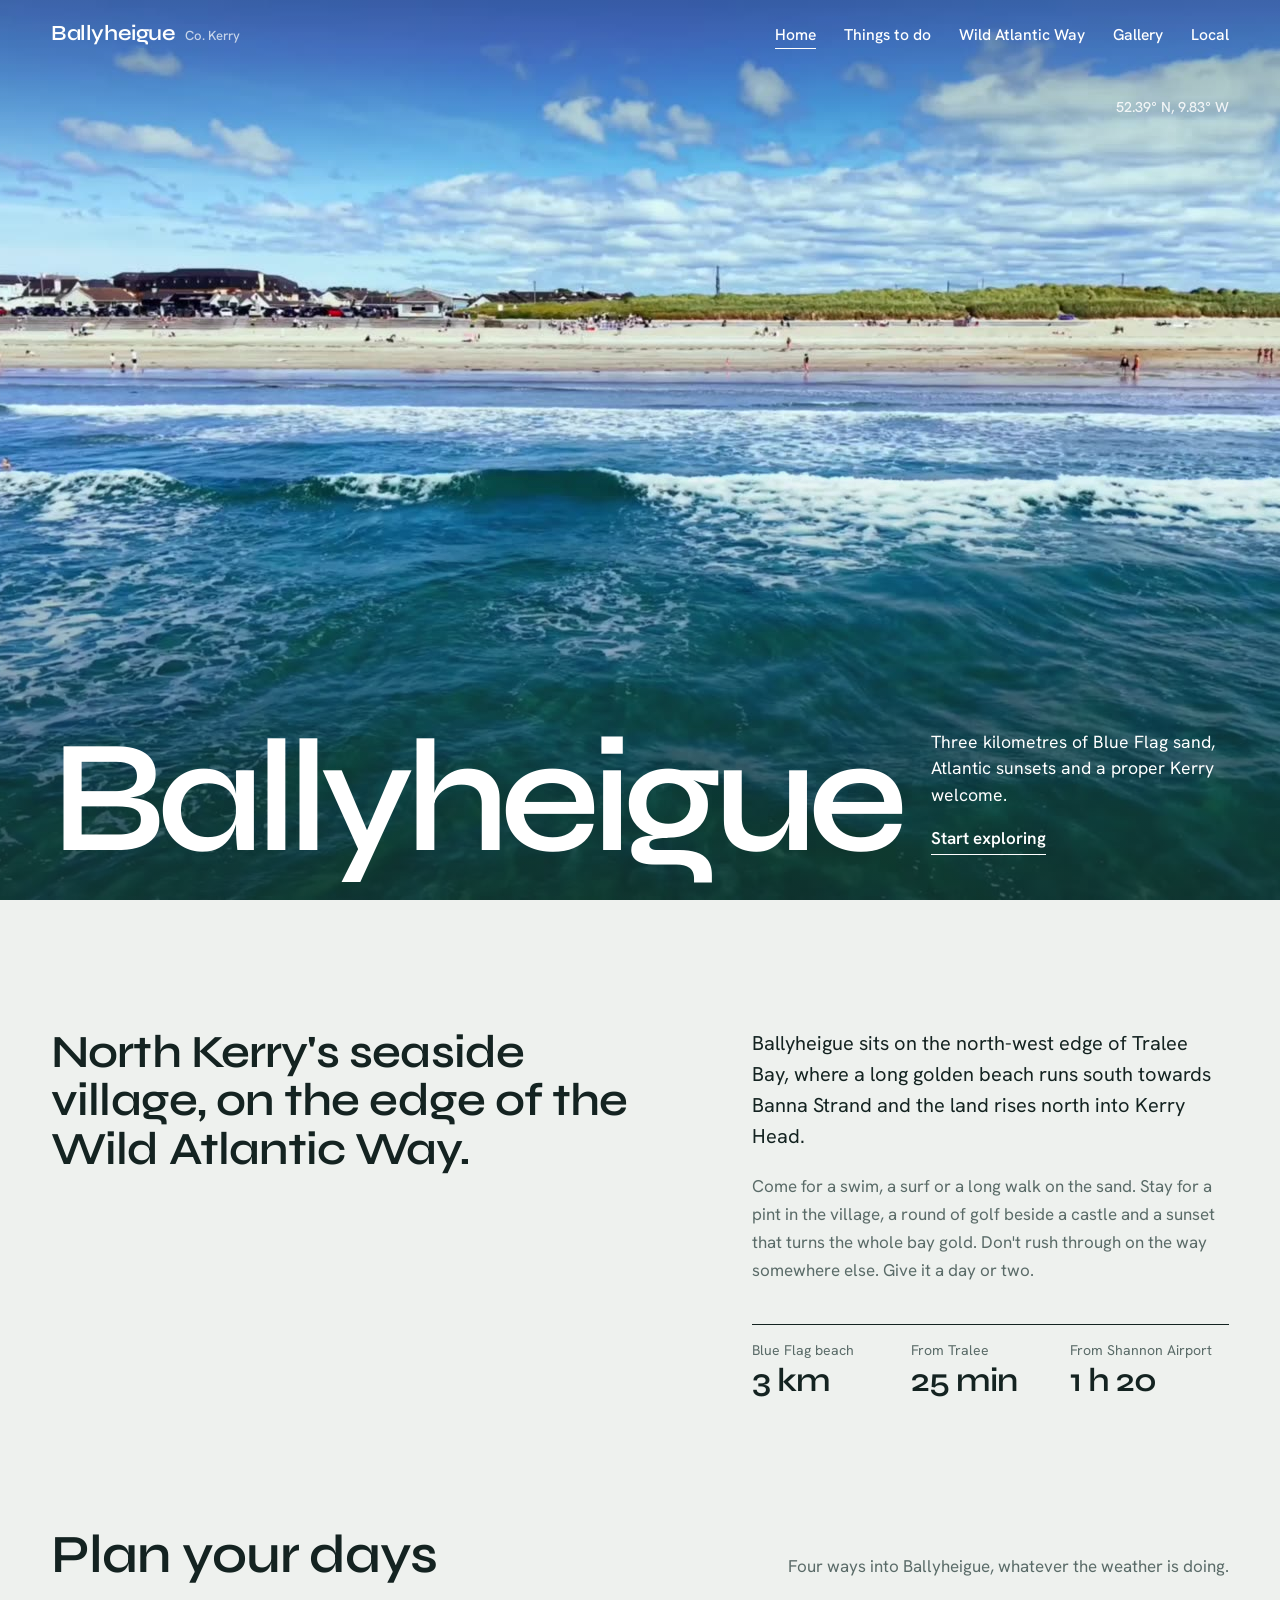
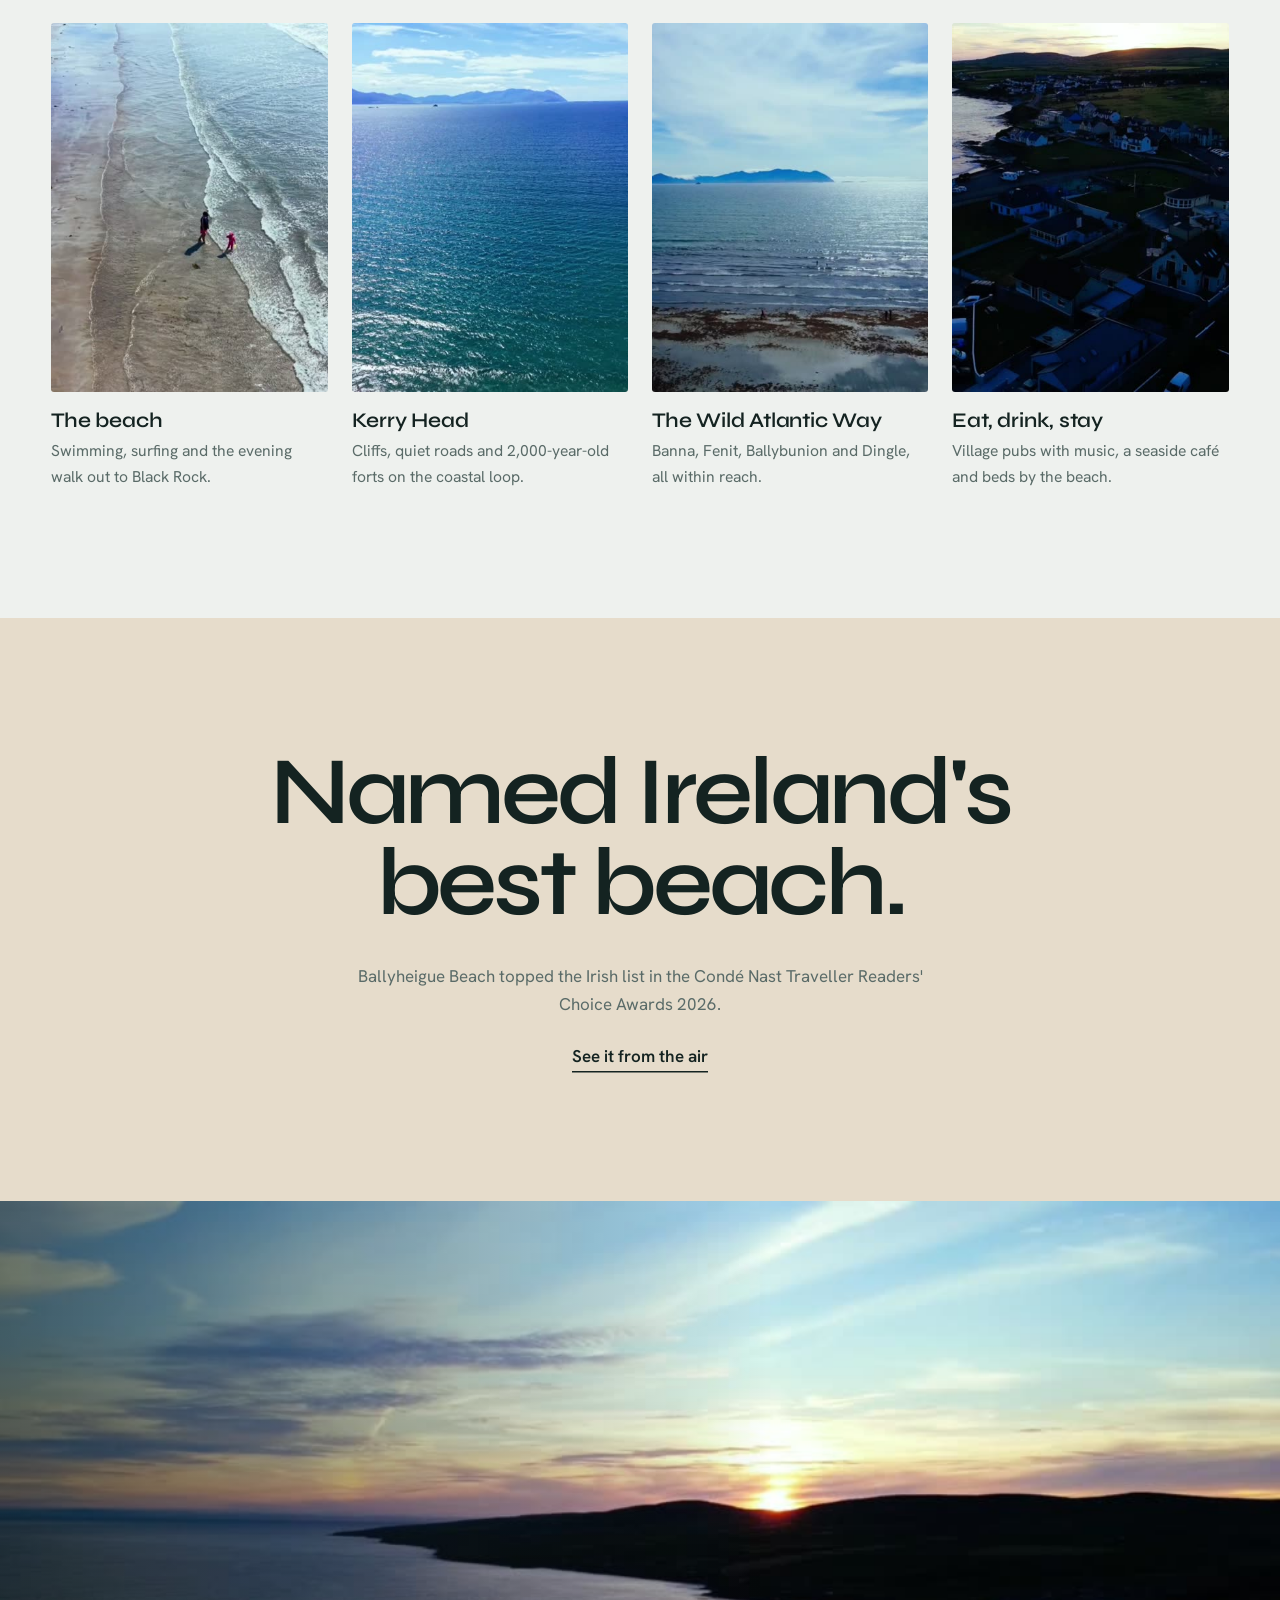
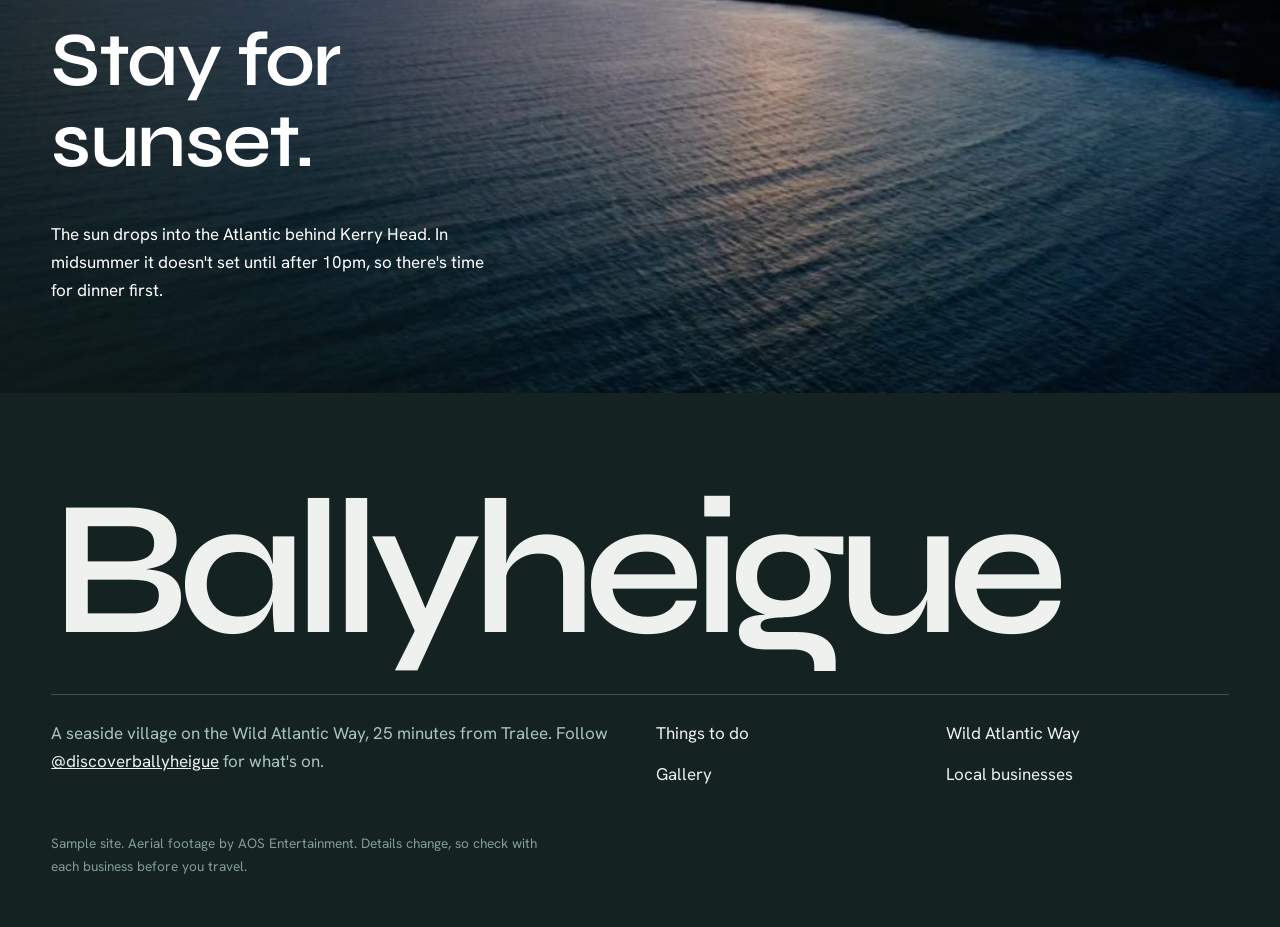
<file: index.html>
<!doctype html>
<html lang="en-IE">
<head>
<meta charset="utf-8">
<meta name="viewport" content="width=device-width, initial-scale=1">
<title>Discover Ballyheigue | Blue Flag beach on the Wild Atlantic Way</title>
<meta name="description" content="Plan a trip to Ballyheigue, Co. Kerry: a 3km Blue Flag beach, Atlantic sunsets, Kerry Head walks, golf, pubs and cafés on the Wild Atlantic Way.">
<meta property="og:title" content="Discover Ballyheigue | Blue Flag beach on the Wild Atlantic Way">
<meta property="og:description" content="Plan a trip to Ballyheigue, Co. Kerry: a 3km Blue Flag beach, Atlantic sunsets, Kerry Head walks, golf, pubs and cafés on the Wild Atlantic Way.">
<meta property="og:image" content="assets/drone/hero.jpg">
<link rel="preconnect" href="https://fonts.googleapis.com"><link rel="preconnect" href="https://fonts.gstatic.com" crossorigin>
<link href="https://fonts.googleapis.com/css2?family=Syne:wght@500;600;700&family=Hanken+Grotesk:wght@400;500;600&display=swap" rel="stylesheet">
<link rel="stylesheet" href="styles.css">
<link rel="icon" href="data:image/svg+xml,%3Csvg xmlns='http://www.w3.org/2000/svg' viewBox='0 0 32 32'%3E%3Crect width='32' height='32' rx='8' fill='%23142321'/%3E%3Cpath d='M5 19c4-3 7-3 11 0s7 3 11 0' fill='none' stroke='%23A9C5BC' stroke-width='2.5' stroke-linecap='round'/%3E%3C/svg%3E">
</head>
<body>
<header class="head" id="top">
<a class="mark" href="index.html">Ballyheigue<span>Co. Kerry</span></a>
<button class="menu" aria-expanded="false" aria-controls="nav">Menu</button>
<nav aria-label="Main"><ul id="nav"><li><a href="index.html" aria-current=page>Home</a></li><li><a href="explore.html">Things to do</a></li><li><a href="wild-atlantic-way.html">Wild Atlantic Way</a></li><li><a href="gallery.html">Gallery</a></li><li><a href="local.html">Local</a></li></ul></nav>
</header>
<main>
<section class="hero">
<div class="hero-media"><video autoplay muted loop playsinline preload="auto" poster="assets/drone/hero.jpg" aria-label="Drone footage over Ballyheigue Beach"><source src="assets/drone/hero.mp4" type="video/mp4"></video></div>
<p class="coords">52.39&deg; N, 9.83&deg; W</p>
<div class="hero-foot">
<h1>Ballyheigue</h1>
<div class="hero-side"><p>Three kilometres of Blue Flag sand, Atlantic sunsets and a proper Kerry welcome.</p><a class="link" href="explore.html">Start exploring</a></div>
</div>
</section>

<section class="intro grid">
<h2 class="c-statement">North Kerry's seaside village, on the edge of the Wild Atlantic Way.</h2>
<div class="c-copy">
<p class="lede">Ballyheigue sits on the north-west edge of Tralee Bay, where a long golden beach runs south towards Banna Strand and the land rises north into Kerry Head.</p>
<p>Come for a swim, a surf or a long walk on the sand. Stay for a pint in the village, a round of golf beside a castle and a sunset that turns the whole bay gold. Don't rush through on the way somewhere else. Give it a day or two.</p>
<dl class="facts"><div><dt>Blue Flag beach</dt><dd>3 km</dd></div><div><dt>From Tralee</dt><dd>25 min</dd></div><div><dt>From Shannon Airport</dt><dd>1 h 20</dd></div></dl>
</div>
</section>

<section class="plan">
<div class="sec-head"><h2>Plan your days</h2><p>Four ways into Ballyheigue, whatever the weather is doing.</p></div>
<div class="rail">
<a class="card" href="explore.html#beach"><img src="assets/drone/09-shoreline.jpg" alt="" loading="lazy"><h3>The beach</h3><p>Swimming, surfing and the evening walk out to Black Rock.</p></a>
<a class="card" href="explore.html#kerry-head"><img src="assets/drone/01-kerry-head.jpg" alt="" loading="lazy"><h3>Kerry Head</h3><p>Cliffs, quiet roads and 2,000-year-old forts on the coastal loop.</p></a>
<a class="card" href="wild-atlantic-way.html"><img src="assets/drone/05-blaskets.jpg" alt="" loading="lazy"><h3>The Wild Atlantic Way</h3><p>Banna, Fenit, Ballybunion and Dingle, all within reach.</p></a>
<a class="card" href="local.html"><img src="assets/drone/08-village-evening.jpg" alt="" loading="lazy"><h3>Eat, drink, stay</h3><p>Village pubs with music, a seaside café and beds by the beach.</p></a>
</div>
</section>

<section class="award">
<p class="award-big">Named Ireland's best beach.</p>
<p>Ballyheigue Beach topped the Irish list in the Condé Nast Traveller Readers' Choice Awards 2026.</p>
<a class="link" href="gallery.html">See it from the air</a>
</section>

<section class="fullband">
<video src="assets/drone/07-sunset.mp4" poster="assets/drone/07-sunset.jpg" autoplay muted loop playsinline preload="metadata" aria-label="Drone footage of the sun setting behind Kerry Head"></video>
<div class="fullband-text"><h2>Stay for sunset.</h2><p>The sun drops into the Atlantic behind Kerry Head. In midsummer it doesn't set until after 10pm, so there's time for dinner first.</p></div>
</section></main>
<footer class="foot">
<div class="foot-in">
<p class="foot-word" aria-hidden="true">Ballyheigue</p>
<div class="foot-cols">
<p>A seaside village on the Wild Atlantic Way, 25 minutes from Tralee. Follow <a href="https://www.instagram.com/discoverballyheigue/" rel="noopener">@discoverballyheigue</a> for what's on.</p>
<ul><li><a href="explore.html">Things to do</a></li><li><a href="wild-atlantic-way.html">Wild Atlantic Way</a></li><li><a href="gallery.html">Gallery</a></li><li><a href="local.html">Local businesses</a></li></ul>
</div>
<p class="fine">Sample site. Aerial footage by AOS Entertainment. Details change, so check with each business before you travel.</p>
</div>
</footer>
<script>
const h=document.querySelector('.head'),m=document.querySelector('.menu'),n=document.getElementById('nav');
const s=()=>h.classList.toggle('solid',scrollY>40);addEventListener('scroll',s,{passive:true});s();
m.addEventListener('click',()=>{const o=h.classList.toggle('open');m.setAttribute('aria-expanded',o);m.textContent=o?'Close':'Menu'});
</script>
</body></html>
</file>
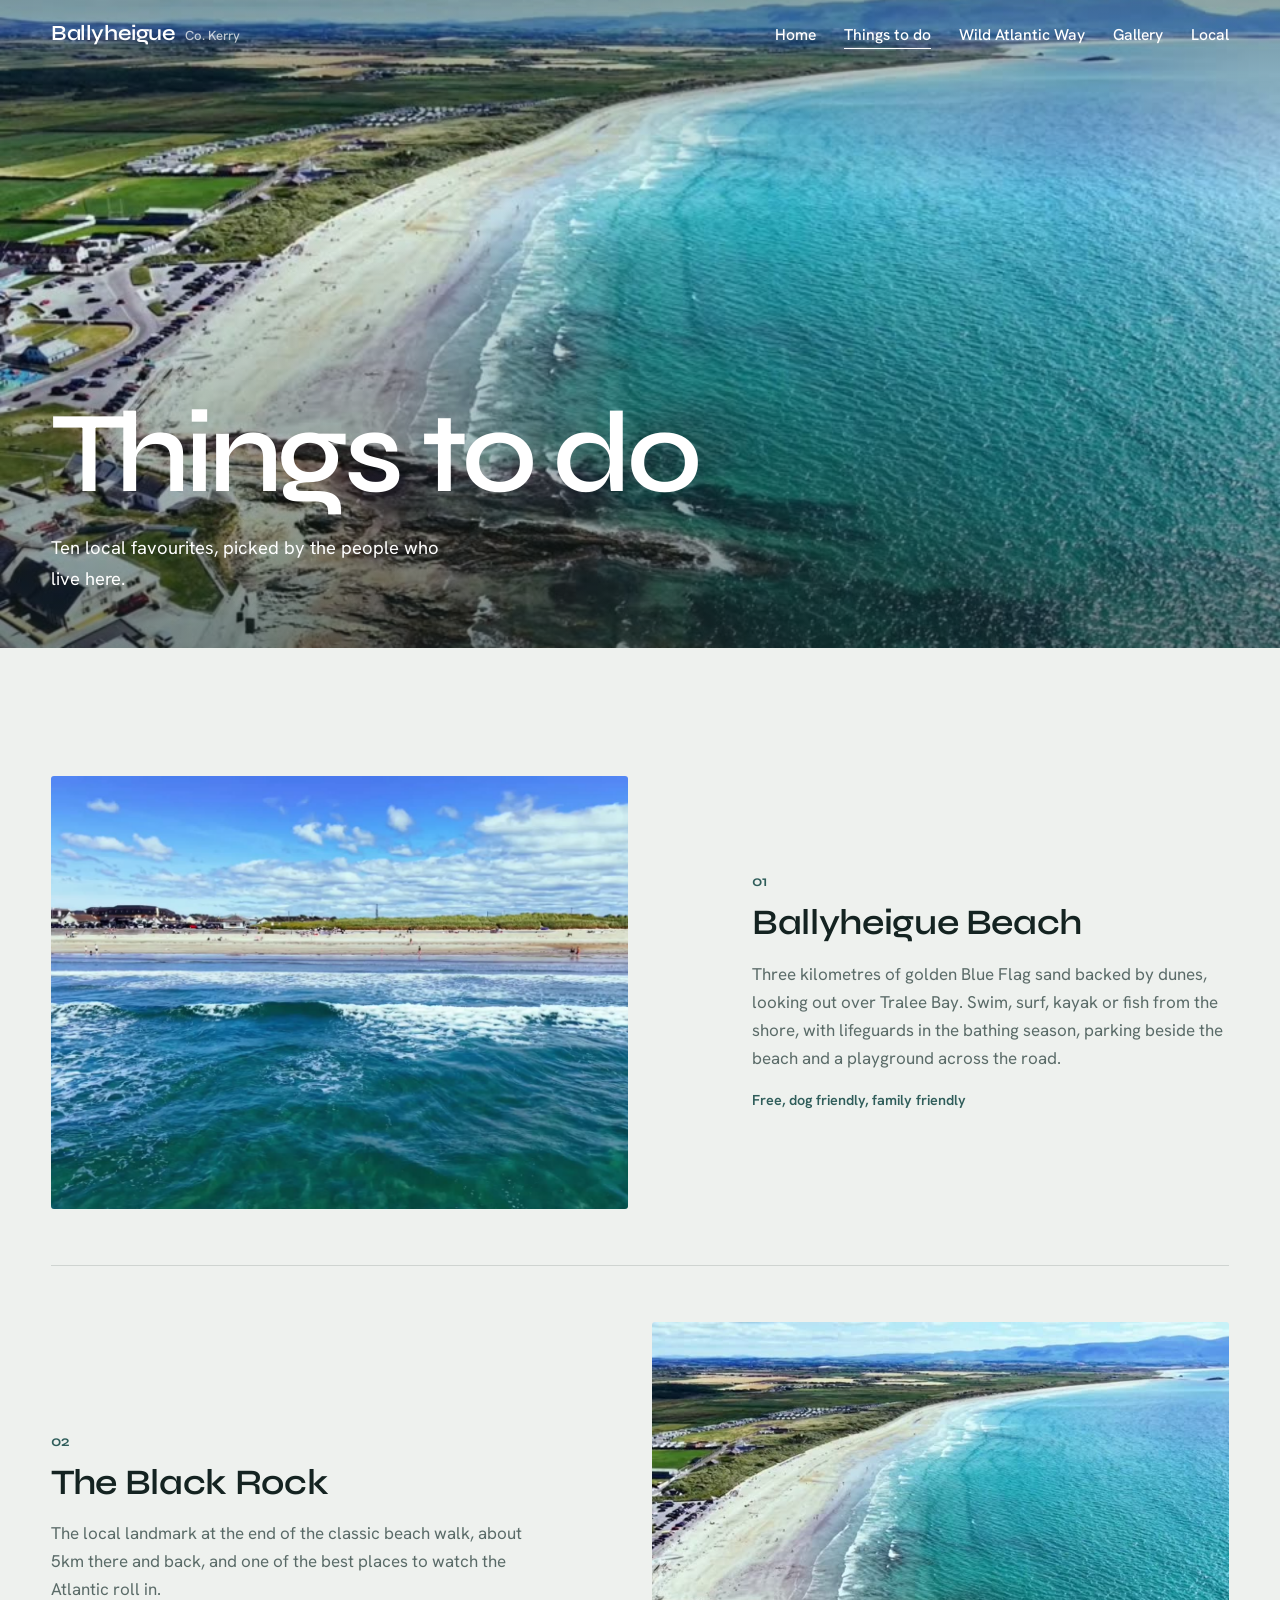
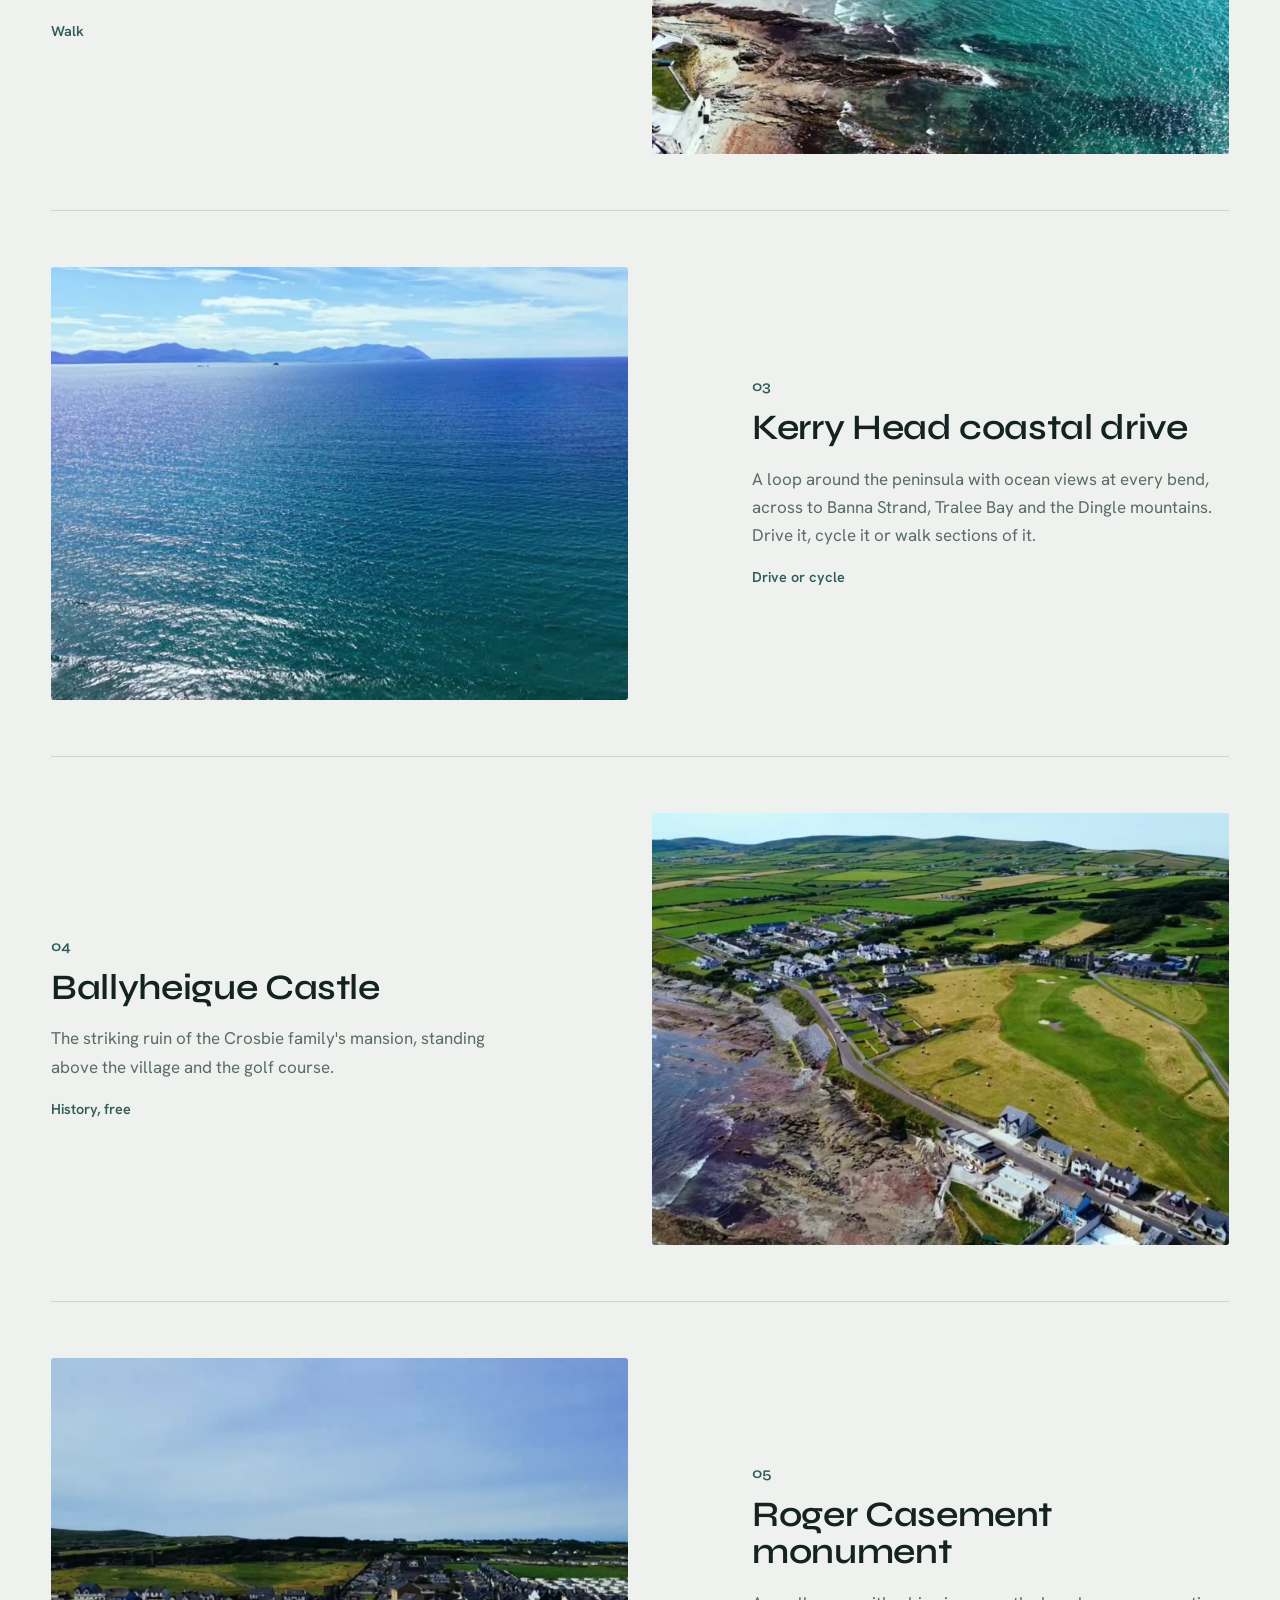
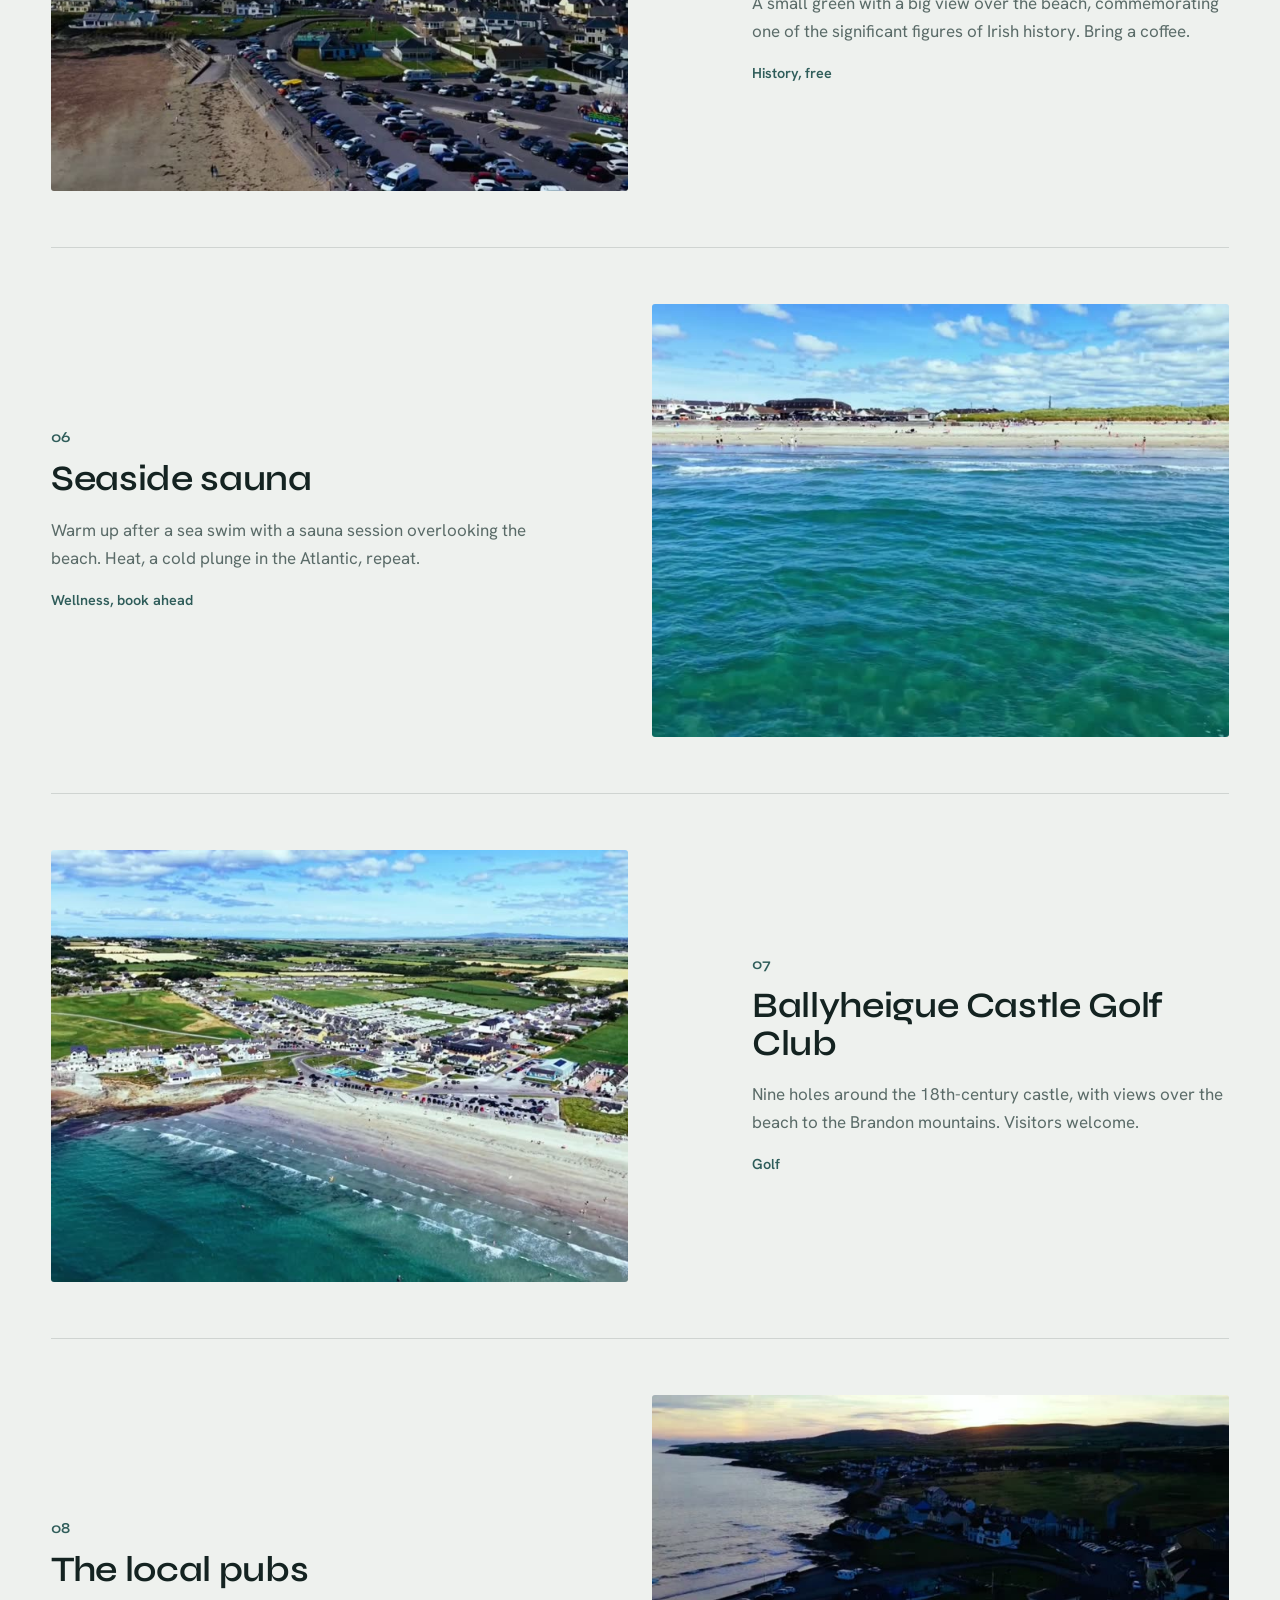
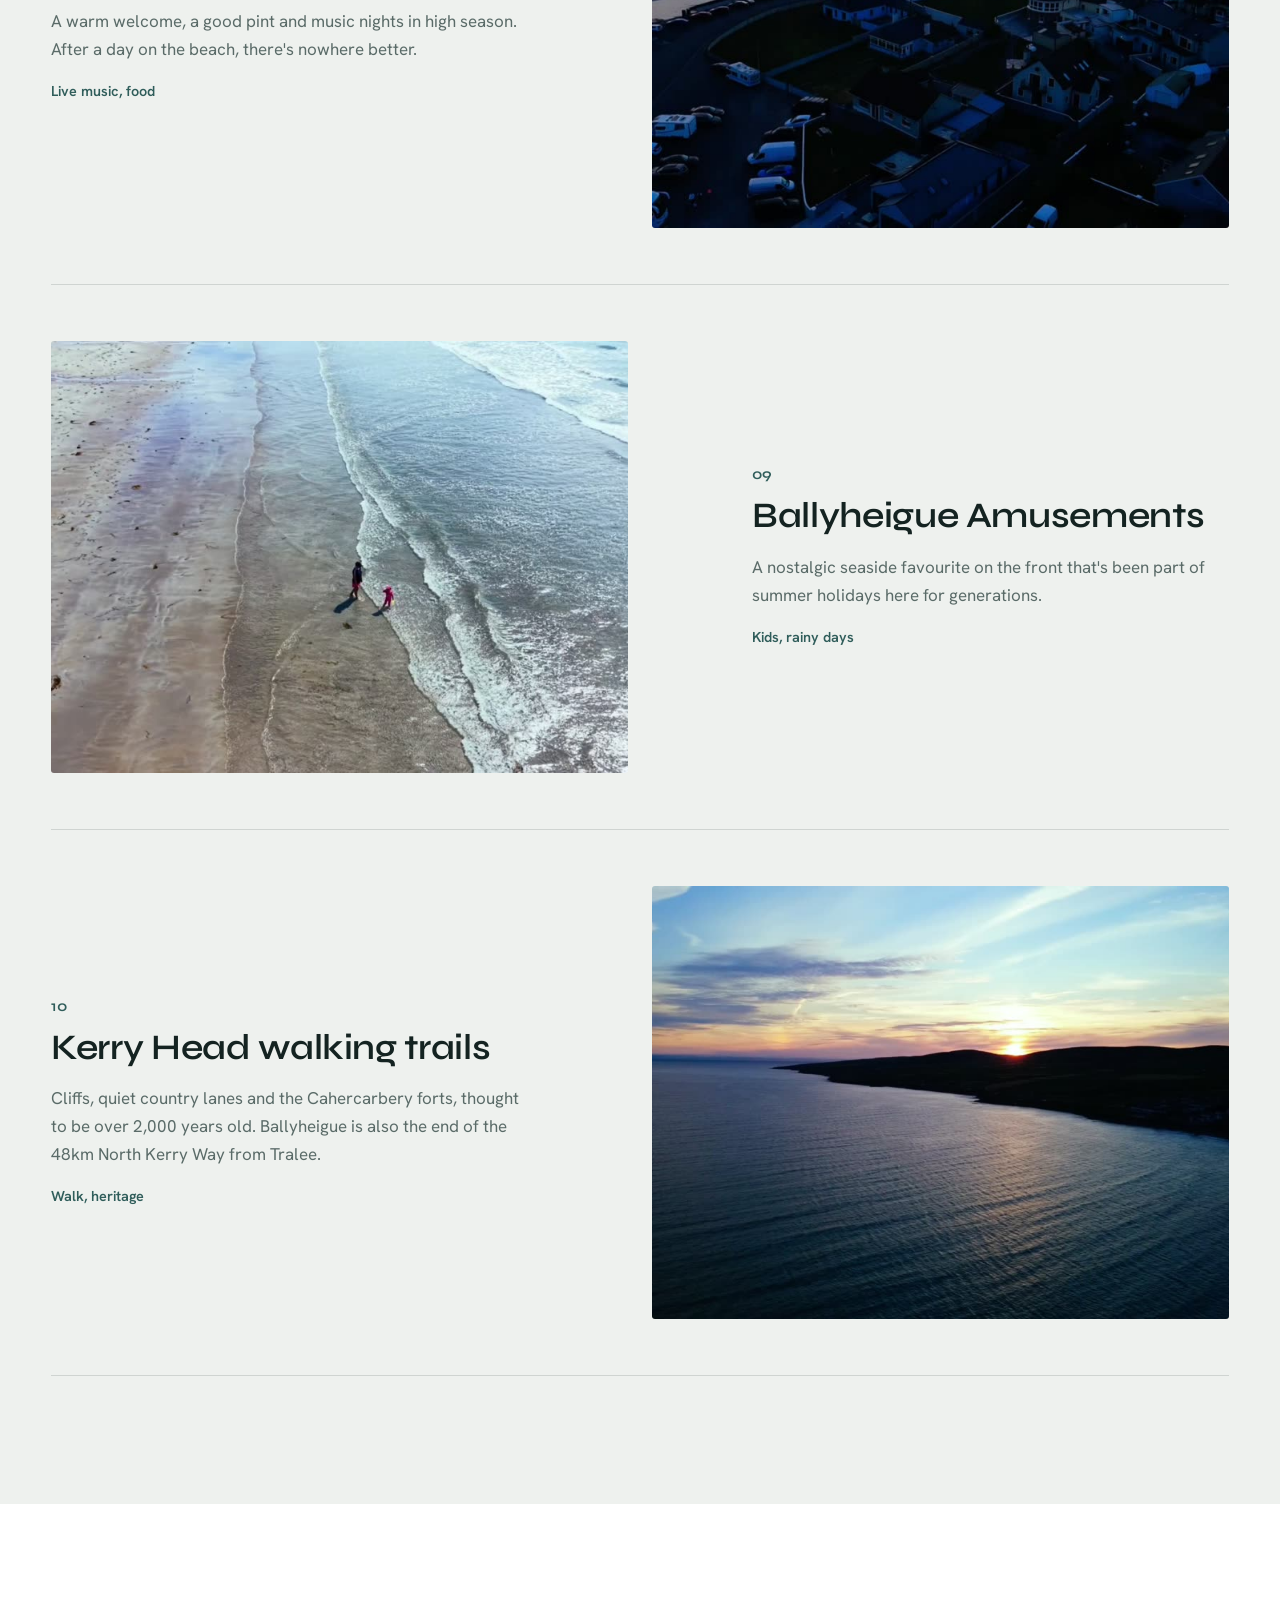
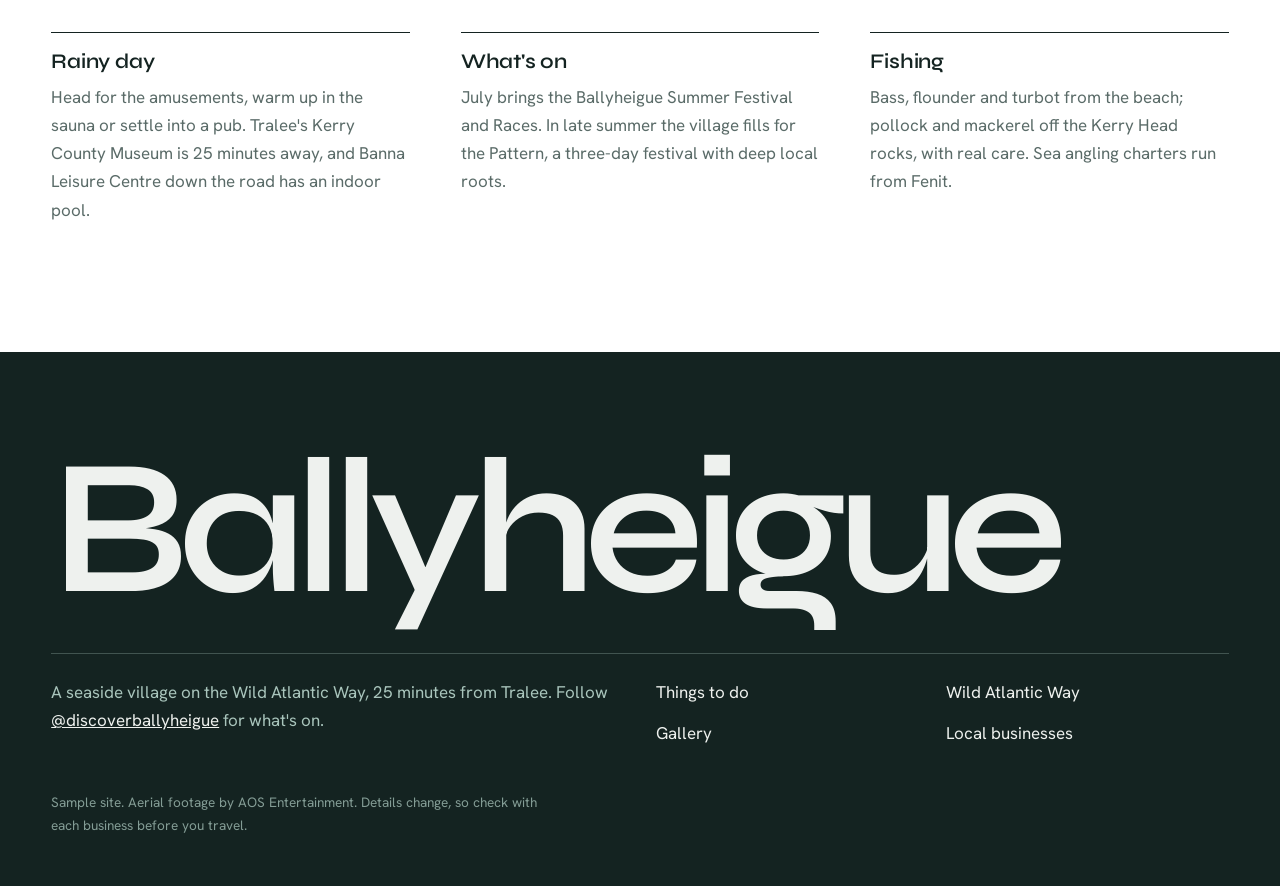
<file: explore.html>
<!doctype html>
<html lang="en-IE">
<head>
<meta charset="utf-8">
<meta name="viewport" content="width=device-width, initial-scale=1">
<title>Things to do in Ballyheigue | Discover Ballyheigue</title>
<meta name="description" content="Ten local favourites in Ballyheigue, Co. Kerry: the Blue Flag beach, Black Rock, Kerry Head, the castle, golf, sauna, pubs and more.">
<meta property="og:title" content="Things to do in Ballyheigue | Discover Ballyheigue">
<meta property="og:description" content="Ten local favourites in Ballyheigue, Co. Kerry: the Blue Flag beach, Black Rock, Kerry Head, the castle, golf, sauna, pubs and more.">
<meta property="og:image" content="assets/drone/hero.jpg">
<link rel="preconnect" href="https://fonts.googleapis.com"><link rel="preconnect" href="https://fonts.gstatic.com" crossorigin>
<link href="https://fonts.googleapis.com/css2?family=Syne:wght@500;600;700&family=Hanken+Grotesk:wght@400;500;600&display=swap" rel="stylesheet">
<link rel="stylesheet" href="styles.css">
<link rel="icon" href="data:image/svg+xml,%3Csvg xmlns='http://www.w3.org/2000/svg' viewBox='0 0 32 32'%3E%3Crect width='32' height='32' rx='8' fill='%23142321'/%3E%3Cpath d='M5 19c4-3 7-3 11 0s7 3 11 0' fill='none' stroke='%23A9C5BC' stroke-width='2.5' stroke-linecap='round'/%3E%3C/svg%3E">
</head>
<body>
<header class="head" id="top">
<a class="mark" href="index.html">Ballyheigue<span>Co. Kerry</span></a>
<button class="menu" aria-expanded="false" aria-controls="nav">Menu</button>
<nav aria-label="Main"><ul id="nav"><li><a href="index.html">Home</a></li><li><a href="explore.html" aria-current=page>Things to do</a></li><li><a href="wild-atlantic-way.html">Wild Atlantic Way</a></li><li><a href="gallery.html">Gallery</a></li><li><a href="local.html">Local</a></li></ul></nav>
</header>
<main><section class="phero "><div class="phero-media"><img src="assets/drone/04-black-rock.jpg" alt="" loading="lazy"></div>
<div class="phero-text"><h1>Things to do</h1><p>Ten local favourites, picked by the people who live here.</p></div></section><section class="wrap-narrow"><ol class="gems"><li class="gem" id="beach"><figure><img src="assets/drone/hero.jpg" alt="Ballyheigue Beach" loading="lazy"></figure><div class="gem-text"><span class="gem-n">01</span><h3>Ballyheigue Beach</h3><p>Three kilometres of golden Blue Flag sand backed by dunes, looking out over Tralee Bay. Swim, surf, kayak or fish from the shore, with lifeguards in the bathing season, parking beside the beach and a playground across the road.</p><p class="tagline">Free, dog friendly, family friendly</p></div></li><li class="gem" id="black-rock"><figure><img src="assets/drone/04-black-rock.jpg" alt="The Black Rock" loading="lazy"></figure><div class="gem-text"><span class="gem-n">02</span><h3>The Black Rock</h3><p>The local landmark at the end of the classic beach walk, about 5km there and back, and one of the best places to watch the Atlantic roll in.</p><p class="tagline">Walk</p></div></li><li class="gem" id="kerry-head-drive"><figure><img src="assets/drone/01-kerry-head.jpg" alt="Kerry Head coastal drive" loading="lazy"></figure><div class="gem-text"><span class="gem-n">03</span><h3>Kerry Head coastal drive</h3><p>A loop around the peninsula with ocean views at every bend, across to Banna Strand, Tralee Bay and the Dingle mountains. Drive it, cycle it or walk sections of it.</p><p class="tagline">Drive or cycle</p></div></li><li class="gem" id="castle"><figure><img src="assets/drone/10-golf-village.jpg" alt="Ballyheigue Castle" loading="lazy"></figure><div class="gem-text"><span class="gem-n">04</span><h3>Ballyheigue Castle</h3><p>The striking ruin of the Crosbie family's mansion, standing above the village and the golf course.</p><p class="tagline">History, free</p></div></li><li class="gem" id="casement"><figure><img src="assets/drone/06-long-beach.jpg" alt="Roger Casement monument" loading="lazy"></figure><div class="gem-text"><span class="gem-n">05</span><h3>Roger Casement monument</h3><p>A small green with a big view over the beach, commemorating one of the significant figures of Irish history. Bring a coffee.</p><p class="tagline">History, free</p></div></li><li class="gem" id="sauna"><figure><img src="assets/drone/03-waves.jpg" alt="Seaside sauna" loading="lazy"></figure><div class="gem-text"><span class="gem-n">06</span><h3>Seaside sauna</h3><p>Warm up after a sea swim with a sauna session overlooking the beach. Heat, a cold plunge in the Atlantic, repeat.</p><p class="tagline">Wellness, book ahead</p></div></li><li class="gem" id="golf"><figure><img src="assets/drone/02-village.jpg" alt="Ballyheigue Castle Golf Club" loading="lazy"></figure><div class="gem-text"><span class="gem-n">07</span><h3>Ballyheigue Castle Golf Club</h3><p>Nine holes around the 18th-century castle, with views over the beach to the Brandon mountains. Visitors welcome.</p><p class="tagline">Golf</p></div></li><li class="gem" id="pubs"><figure><img src="assets/drone/08-village-evening.jpg" alt="The local pubs" loading="lazy"></figure><div class="gem-text"><span class="gem-n">08</span><h3>The local pubs</h3><p>A warm welcome, a good pint and music nights in high season. After a day on the beach, there's nowhere better.</p><p class="tagline">Live music, food</p></div></li><li class="gem" id="amusements"><figure><img src="assets/drone/09-shoreline.jpg" alt="Ballyheigue Amusements" loading="lazy"></figure><div class="gem-text"><span class="gem-n">09</span><h3>Ballyheigue Amusements</h3><p>A nostalgic seaside favourite on the front that's been part of summer holidays here for generations.</p><p class="tagline">Kids, rainy days</p></div></li><li class="gem" id="kerry-head"><figure><img src="assets/drone/07-sunset.jpg" alt="Kerry Head walking trails" loading="lazy"></figure><div class="gem-text"><span class="gem-n">10</span><h3>Kerry Head walking trails</h3><p>Cliffs, quiet country lanes and the Cahercarbery forts, thought to be over 2,000 years old. Ballyheigue is also the end of the 48km North Kerry Way from Tralee.</p><p class="tagline">Walk, heritage</p></div></li></ol></section>
<section class="three">
<div><h3>Rainy day</h3><p>Head for the amusements, warm up in the sauna or settle into a pub. Tralee's Kerry County Museum is 25 minutes away, and Banna Leisure Centre down the road has an indoor pool.</p></div>
<div><h3>What's on</h3><p>July brings the Ballyheigue Summer Festival and Races. In late summer the village fills for the Pattern, a three-day festival with deep local roots.</p></div>
<div><h3>Fishing</h3><p>Bass, flounder and turbot from the beach; pollock and mackerel off the Kerry Head rocks, with real care. Sea angling charters run from Fenit.</p></div>
</section></main>
<footer class="foot">
<div class="foot-in">
<p class="foot-word" aria-hidden="true">Ballyheigue</p>
<div class="foot-cols">
<p>A seaside village on the Wild Atlantic Way, 25 minutes from Tralee. Follow <a href="https://www.instagram.com/discoverballyheigue/" rel="noopener">@discoverballyheigue</a> for what's on.</p>
<ul><li><a href="explore.html">Things to do</a></li><li><a href="wild-atlantic-way.html">Wild Atlantic Way</a></li><li><a href="gallery.html">Gallery</a></li><li><a href="local.html">Local businesses</a></li></ul>
</div>
<p class="fine">Sample site. Aerial footage by AOS Entertainment. Details change, so check with each business before you travel.</p>
</div>
</footer>
<script>
const h=document.querySelector('.head'),m=document.querySelector('.menu'),n=document.getElementById('nav');
const s=()=>h.classList.toggle('solid',scrollY>40);addEventListener('scroll',s,{passive:true});s();
m.addEventListener('click',()=>{const o=h.classList.toggle('open');m.setAttribute('aria-expanded',o);m.textContent=o?'Close':'Menu'});
</script>
</body></html>
</file>
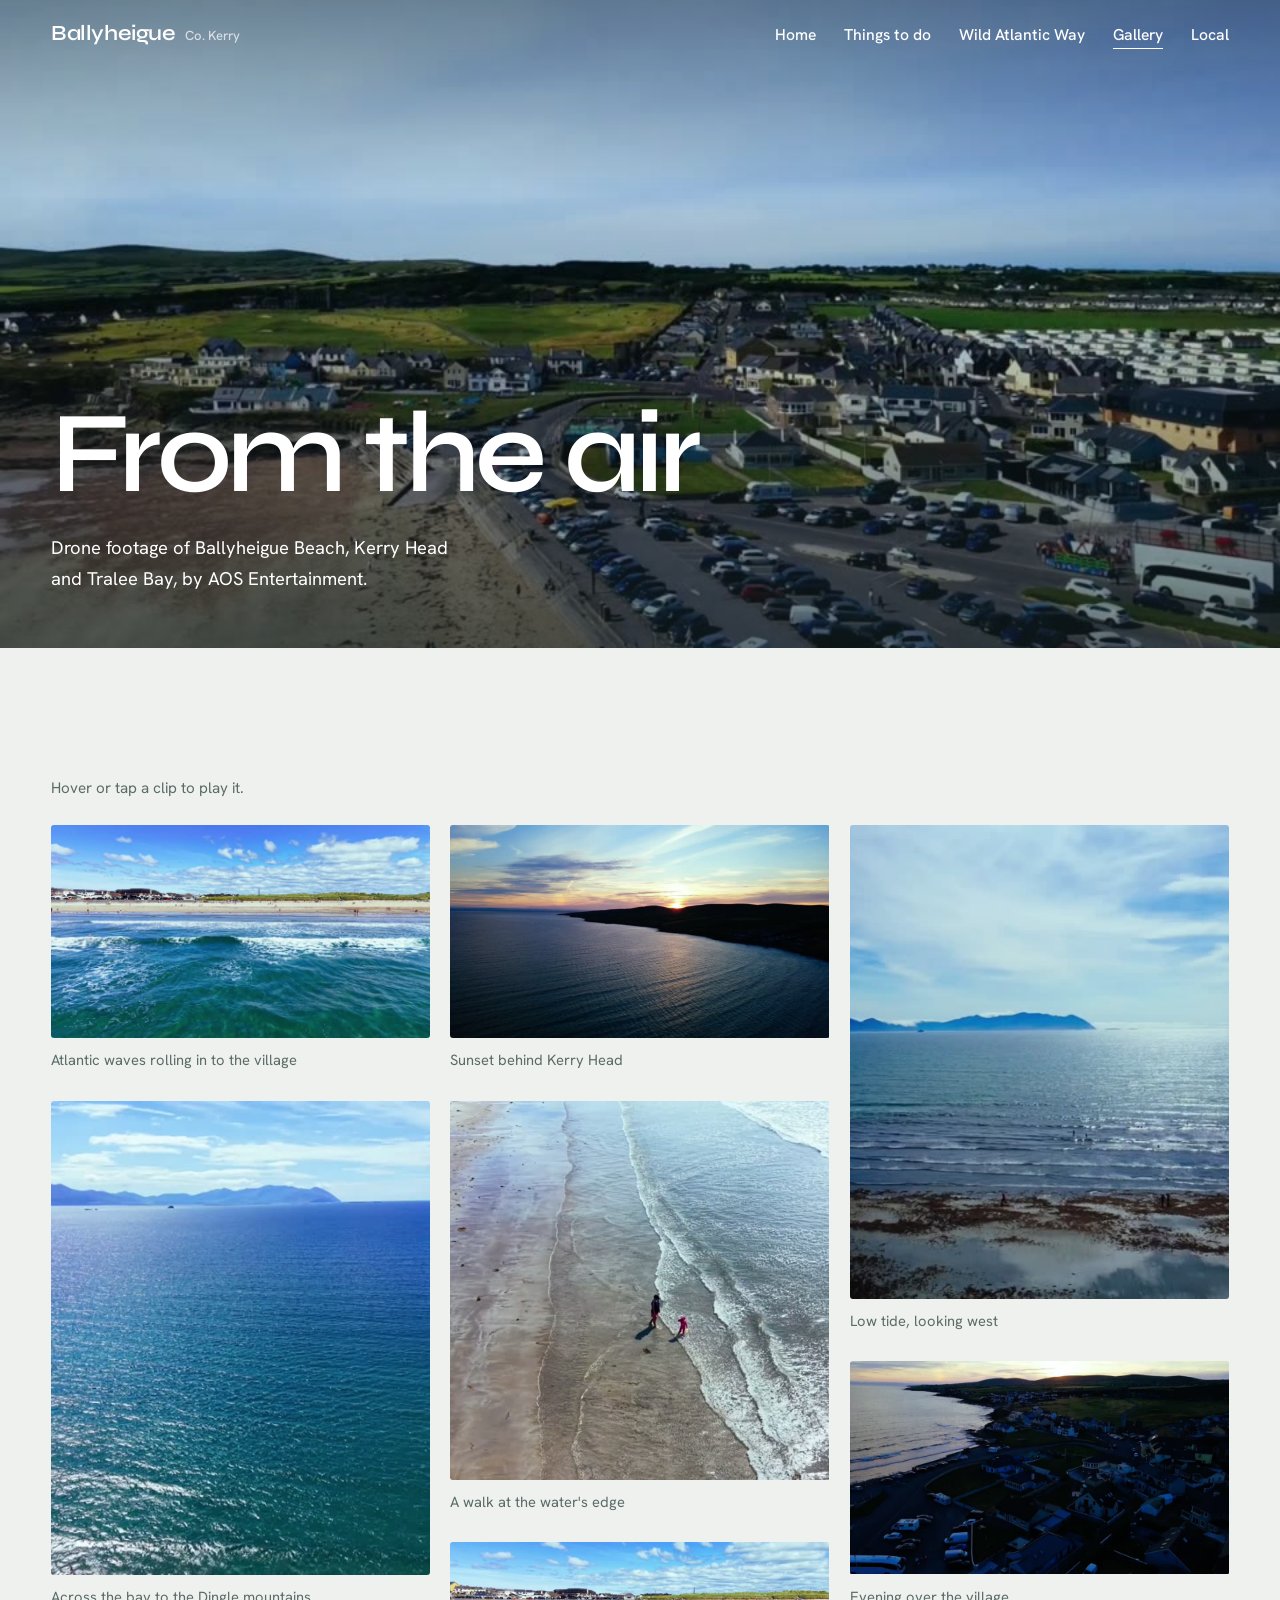
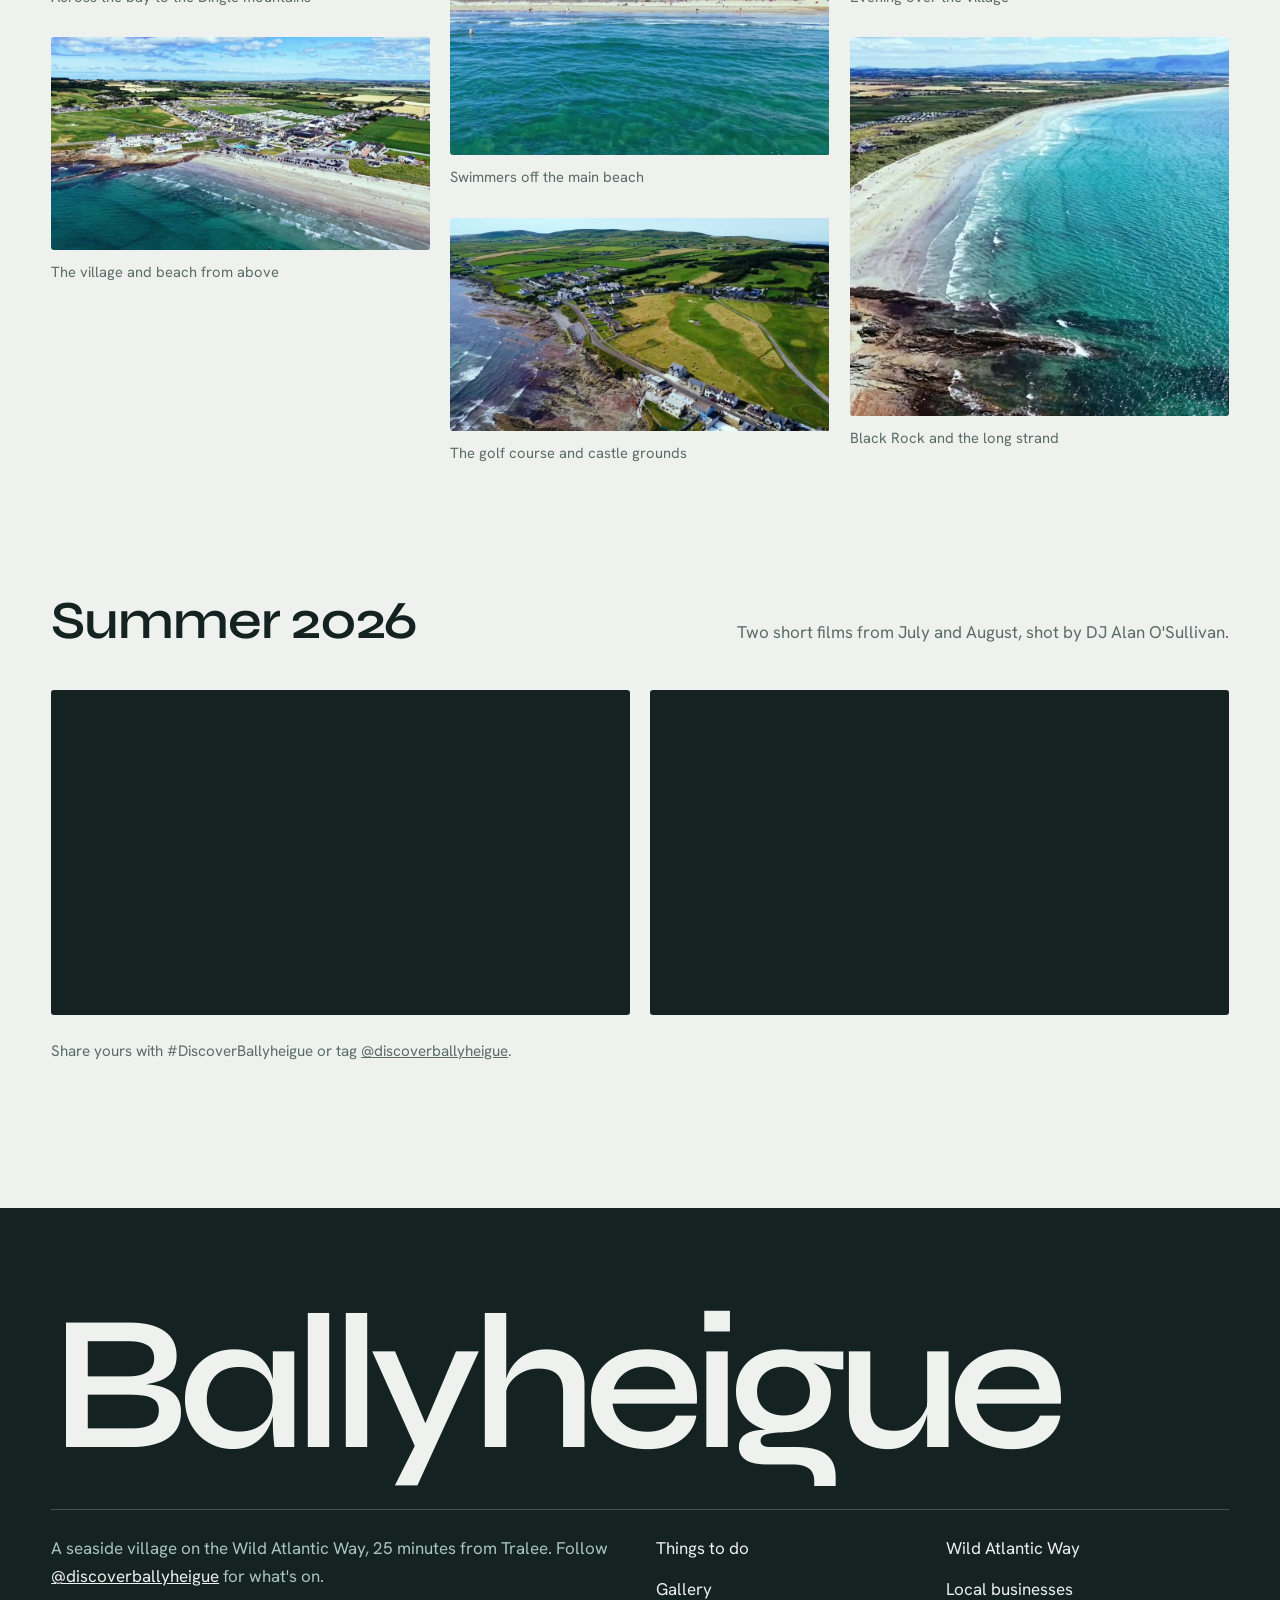
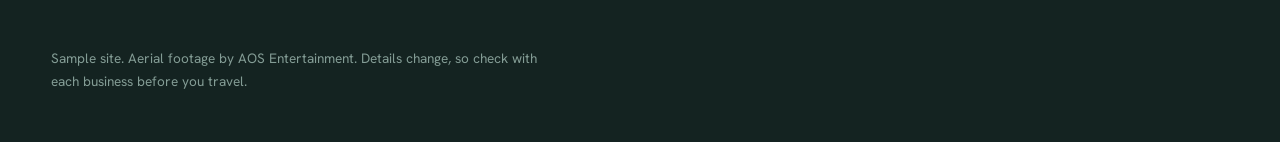
<file: gallery.html>
<!doctype html>
<html lang="en-IE">
<head>
<meta charset="utf-8">
<meta name="viewport" content="width=device-width, initial-scale=1">
<title>Gallery and drone footage | Discover Ballyheigue</title>
<meta name="description" content="Aerial drone footage of Ballyheigue Beach, Kerry Head and Tralee Bay in Co. Kerry.">
<meta property="og:title" content="Gallery and drone footage | Discover Ballyheigue">
<meta property="og:description" content="Aerial drone footage of Ballyheigue Beach, Kerry Head and Tralee Bay in Co. Kerry.">
<meta property="og:image" content="assets/drone/hero.jpg">
<link rel="preconnect" href="https://fonts.googleapis.com"><link rel="preconnect" href="https://fonts.gstatic.com" crossorigin>
<link href="https://fonts.googleapis.com/css2?family=Syne:wght@500;600;700&family=Hanken+Grotesk:wght@400;500;600&display=swap" rel="stylesheet">
<link rel="stylesheet" href="styles.css">
<link rel="icon" href="data:image/svg+xml,%3Csvg xmlns='http://www.w3.org/2000/svg' viewBox='0 0 32 32'%3E%3Crect width='32' height='32' rx='8' fill='%23142321'/%3E%3Cpath d='M5 19c4-3 7-3 11 0s7 3 11 0' fill='none' stroke='%23A9C5BC' stroke-width='2.5' stroke-linecap='round'/%3E%3C/svg%3E">
</head>
<body>
<header class="head" id="top">
<a class="mark" href="index.html">Ballyheigue<span>Co. Kerry</span></a>
<button class="menu" aria-expanded="false" aria-controls="nav">Menu</button>
<nav aria-label="Main"><ul id="nav"><li><a href="index.html">Home</a></li><li><a href="explore.html">Things to do</a></li><li><a href="wild-atlantic-way.html">Wild Atlantic Way</a></li><li><a href="gallery.html" aria-current=page>Gallery</a></li><li><a href="local.html">Local</a></li></ul></nav>
</header>
<main><section class="phero "><div class="phero-media"><img src="assets/drone/06-long-beach.jpg" alt="" loading="lazy"></div>
<div class="phero-text"><h1>From the air</h1><p>Drone footage of Ballyheigue Beach, Kerry Head and Tralee Bay, by AOS Entertainment.</p></div></section><section class="wrap-wide">
<p class="hint">Hover or tap a clip to play it.</p>
<div class="masonry"><figure class="shot"><video src="assets/drone/hero.mp4" poster="assets/drone/hero.jpg" muted loop playsinline preload="none" aria-label="Atlantic waves rolling in to the village"></video><figcaption>Atlantic waves rolling in to the village</figcaption></figure><figure class="shot"><video src="assets/drone/01-kerry-head.mp4" poster="assets/drone/01-kerry-head.jpg" muted loop playsinline preload="none" aria-label="Across the bay to the Dingle mountains"></video><figcaption>Across the bay to the Dingle mountains</figcaption></figure><figure class="shot"><video src="assets/drone/02-village.mp4" poster="assets/drone/02-village.jpg" muted loop playsinline preload="none" aria-label="The village and beach from above"></video><figcaption>The village and beach from above</figcaption></figure><figure class="shot"><video src="assets/drone/07-sunset.mp4" poster="assets/drone/07-sunset.jpg" muted loop playsinline preload="none" aria-label="Sunset behind Kerry Head"></video><figcaption>Sunset behind Kerry Head</figcaption></figure><figure class="shot"><video src="assets/drone/09-shoreline.mp4" poster="assets/drone/09-shoreline.jpg" muted loop playsinline preload="none" aria-label="A walk at the water&#x27;s edge"></video><figcaption>A walk at the water's edge</figcaption></figure><figure class="shot"><video src="assets/drone/03-waves.mp4" poster="assets/drone/03-waves.jpg" muted loop playsinline preload="none" aria-label="Swimmers off the main beach"></video><figcaption>Swimmers off the main beach</figcaption></figure><figure class="shot"><video src="assets/drone/10-golf-village.mp4" poster="assets/drone/10-golf-village.jpg" muted loop playsinline preload="none" aria-label="The golf course and castle grounds"></video><figcaption>The golf course and castle grounds</figcaption></figure><figure class="shot"><video src="assets/drone/05-blaskets.mp4" poster="assets/drone/05-blaskets.jpg" muted loop playsinline preload="none" aria-label="Low tide, looking west"></video><figcaption>Low tide, looking west</figcaption></figure><figure class="shot"><video src="assets/drone/08-village-evening.mp4" poster="assets/drone/08-village-evening.jpg" muted loop playsinline preload="none" aria-label="Evening over the village"></video><figcaption>Evening over the village</figcaption></figure><figure class="shot"><video src="assets/drone/04-black-rock.mp4" poster="assets/drone/04-black-rock.jpg" muted loop playsinline preload="none" aria-label="Black Rock and the long strand"></video><figcaption>Black Rock and the long strand</figcaption></figure></div>
</section>
<section class="wrap-wide films">
<div class="sec-head"><h2>Summer 2026</h2><p>Two short films from July and August, shot by DJ Alan O'Sullivan.</p></div>
<div class="yt-grid">
<div class="yt"><iframe src="https://www.youtube-nocookie.com/embed/ldTgTLGFTjw" title="Ballyheigue Co Kerry July and August 2026" loading="lazy" allow="accelerometer; encrypted-media; gyroscope; picture-in-picture; fullscreen" allowfullscreen></iframe></div>
<div class="yt"><iframe src="https://www.youtube-nocookie.com/embed/Pi_L-OiIuXM" title="Ballyheigue Co Kerry July 2026" loading="lazy" allow="accelerometer; encrypted-media; gyroscope; picture-in-picture; fullscreen" allowfullscreen></iframe></div>
</div>
<p class="hint">Share yours with #DiscoverBallyheigue or tag <a href="https://www.instagram.com/discoverballyheigue/" rel="noopener">@discoverballyheigue</a>.</p>
</section>
<script>
document.querySelectorAll('.shot').forEach(f=>{const v=f.querySelector('video');const p=()=>v.play().catch(()=>{}),s=()=>v.pause();
f.addEventListener('mouseenter',p);f.addEventListener('mouseleave',s);f.addEventListener('click',()=>v.paused?p():s());});
if(matchMedia('(hover: none)').matches&&!matchMedia('(prefers-reduced-motion: reduce)').matches){
const io=new IntersectionObserver(es=>es.forEach(e=>e.isIntersecting?e.target.play().catch(()=>{}):e.target.pause()),{threshold:.6});
document.querySelectorAll('.shot video').forEach(v=>io.observe(v));}
</script></main>
<footer class="foot">
<div class="foot-in">
<p class="foot-word" aria-hidden="true">Ballyheigue</p>
<div class="foot-cols">
<p>A seaside village on the Wild Atlantic Way, 25 minutes from Tralee. Follow <a href="https://www.instagram.com/discoverballyheigue/" rel="noopener">@discoverballyheigue</a> for what's on.</p>
<ul><li><a href="explore.html">Things to do</a></li><li><a href="wild-atlantic-way.html">Wild Atlantic Way</a></li><li><a href="gallery.html">Gallery</a></li><li><a href="local.html">Local businesses</a></li></ul>
</div>
<p class="fine">Sample site. Aerial footage by AOS Entertainment. Details change, so check with each business before you travel.</p>
</div>
</footer>
<script>
const h=document.querySelector('.head'),m=document.querySelector('.menu'),n=document.getElementById('nav');
const s=()=>h.classList.toggle('solid',scrollY>40);addEventListener('scroll',s,{passive:true});s();
m.addEventListener('click',()=>{const o=h.classList.toggle('open');m.setAttribute('aria-expanded',o);m.textContent=o?'Close':'Menu'});
</script>
</body></html>
</file>
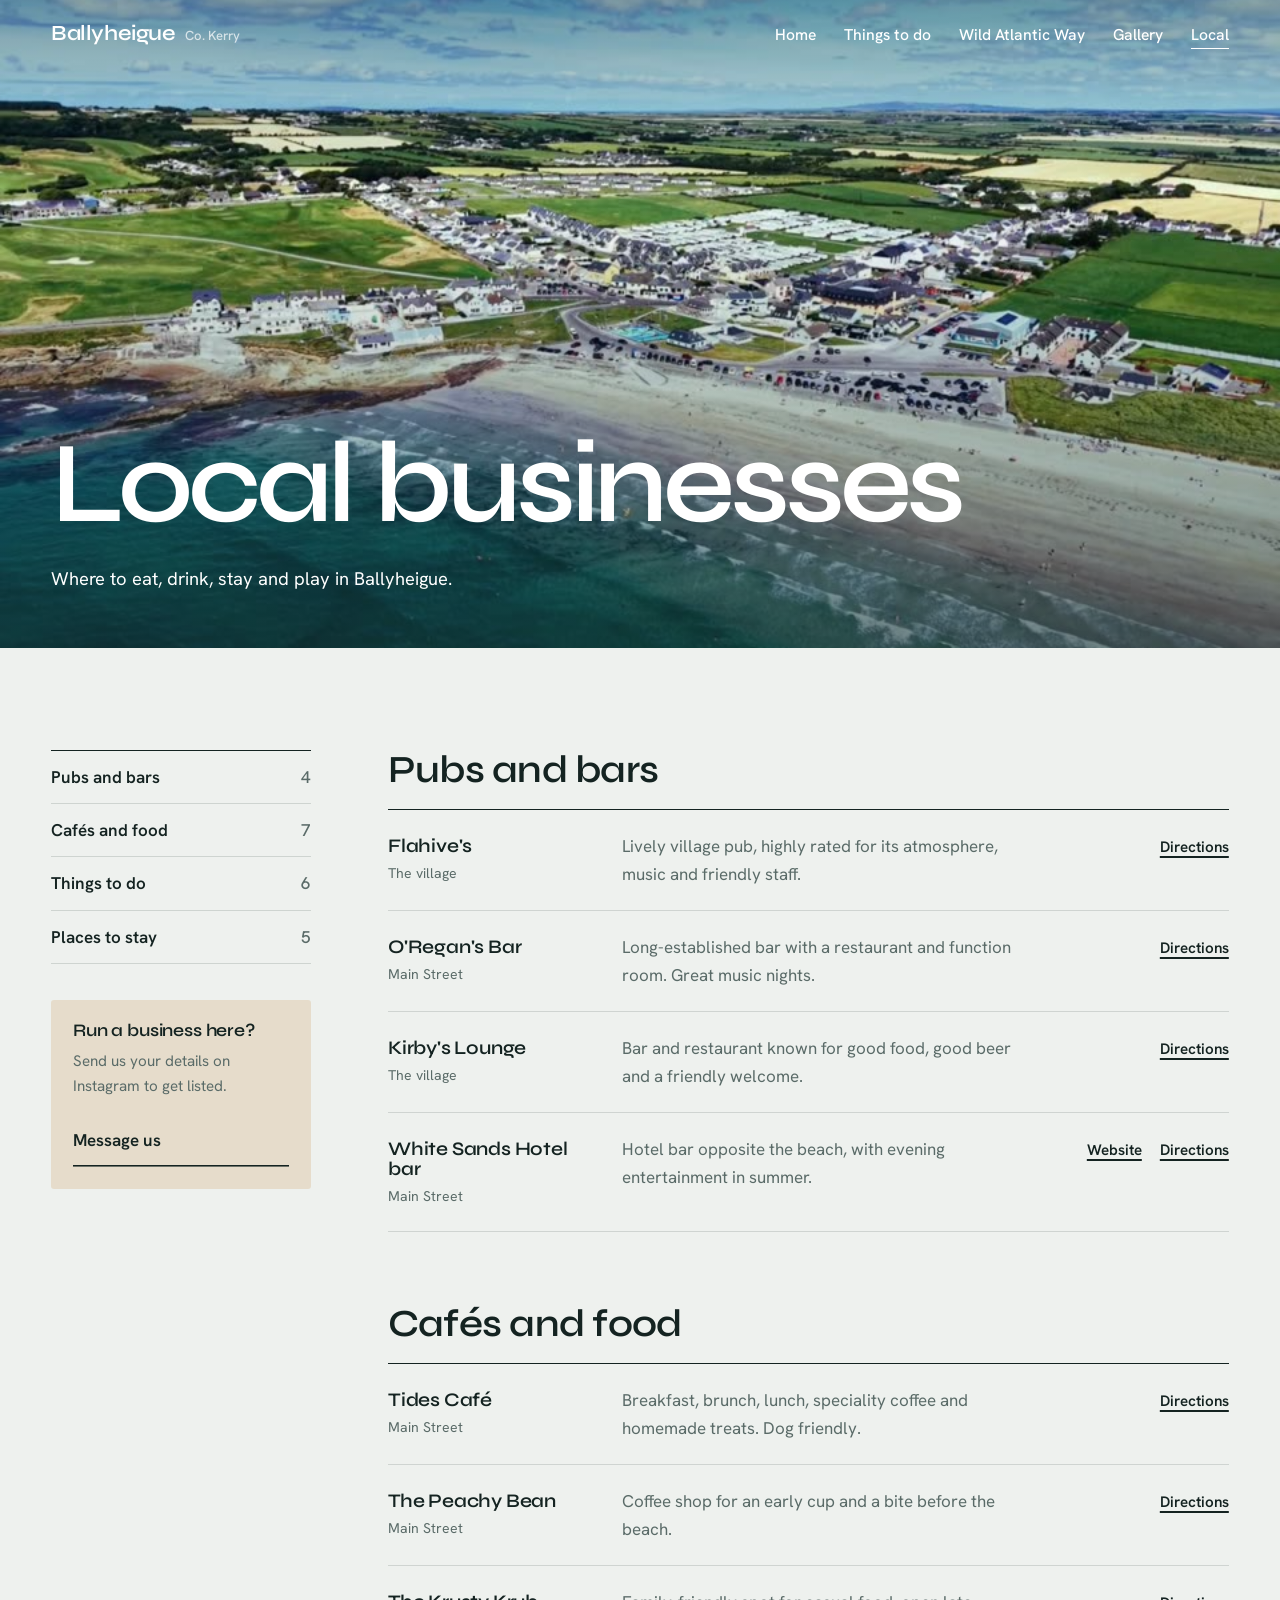
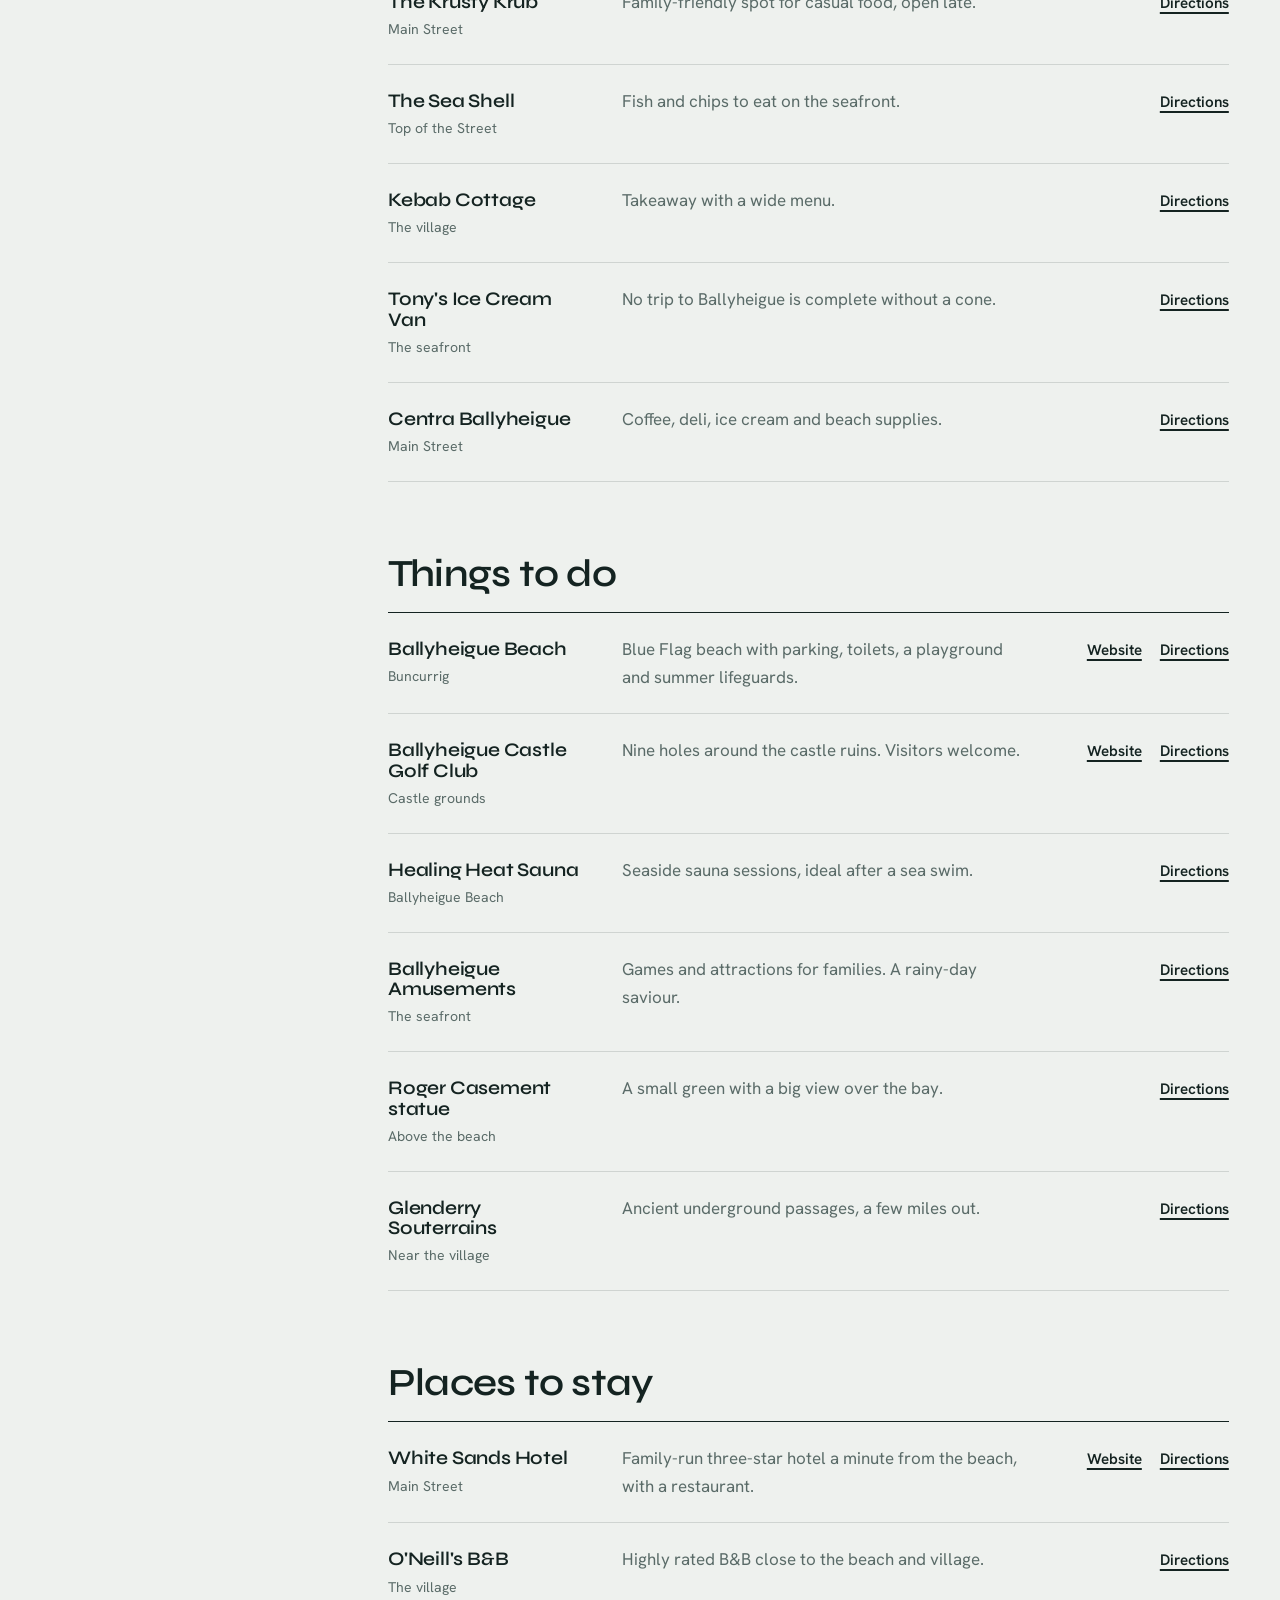
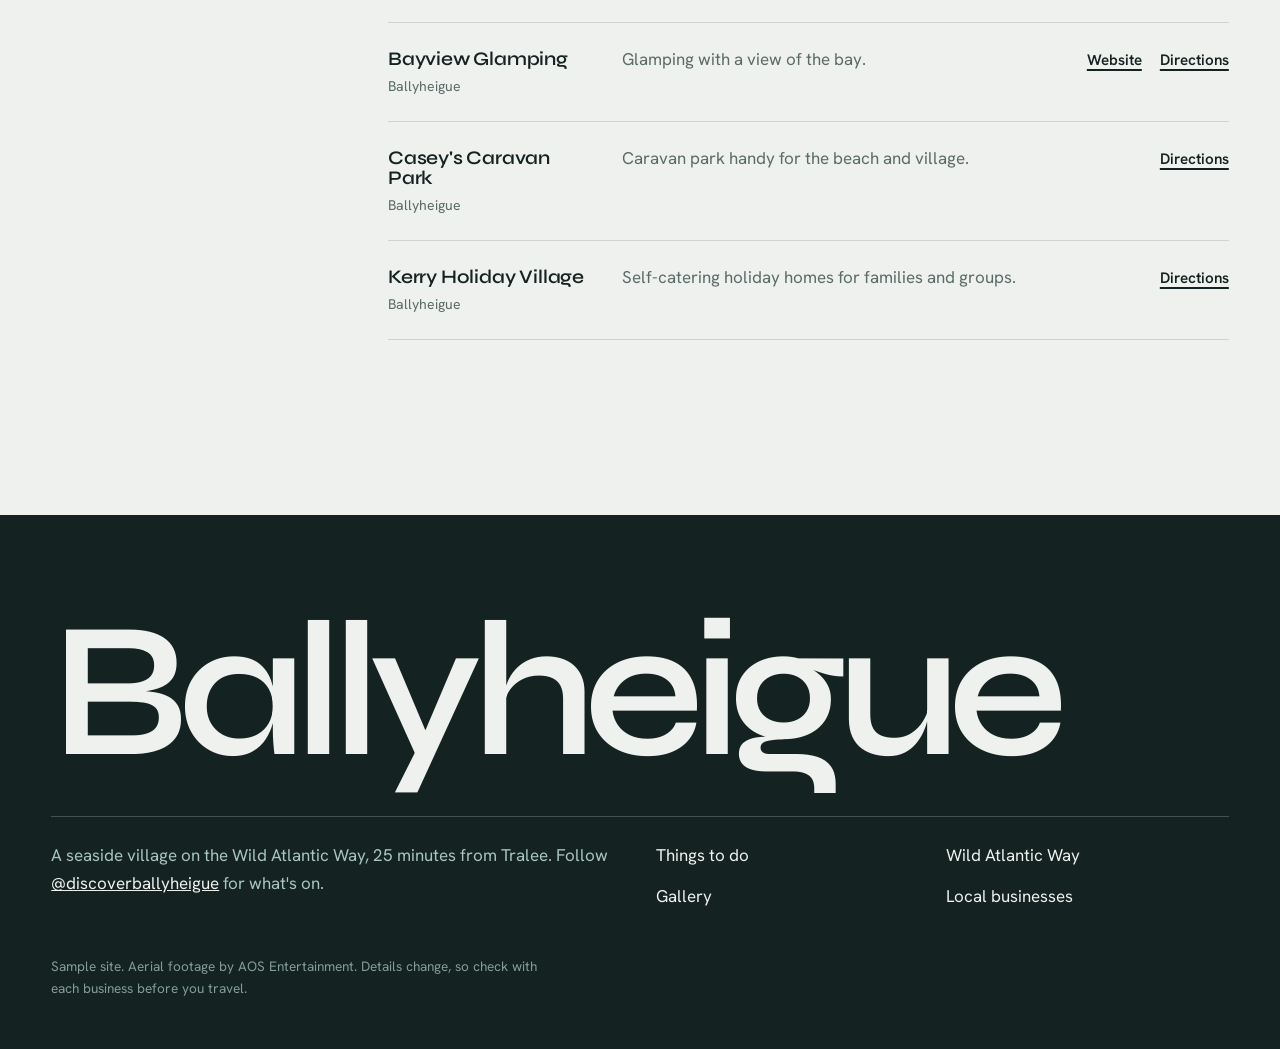
<file: local.html>
<!doctype html>
<html lang="en-IE">
<head>
<meta charset="utf-8">
<meta name="viewport" content="width=device-width, initial-scale=1">
<title>Local businesses: pubs, cafés and places to stay | Discover Ballyheigue</title>
<meta name="description" content="Find pubs, cafés, places to stay and things to do in Ballyheigue, Co. Kerry, with links and directions.">
<meta property="og:title" content="Local businesses: pubs, cafés and places to stay | Discover Ballyheigue">
<meta property="og:description" content="Find pubs, cafés, places to stay and things to do in Ballyheigue, Co. Kerry, with links and directions.">
<meta property="og:image" content="assets/drone/hero.jpg">
<link rel="preconnect" href="https://fonts.googleapis.com"><link rel="preconnect" href="https://fonts.gstatic.com" crossorigin>
<link href="https://fonts.googleapis.com/css2?family=Syne:wght@500;600;700&family=Hanken+Grotesk:wght@400;500;600&display=swap" rel="stylesheet">
<link rel="stylesheet" href="styles.css">
<link rel="icon" href="data:image/svg+xml,%3Csvg xmlns='http://www.w3.org/2000/svg' viewBox='0 0 32 32'%3E%3Crect width='32' height='32' rx='8' fill='%23142321'/%3E%3Cpath d='M5 19c4-3 7-3 11 0s7 3 11 0' fill='none' stroke='%23A9C5BC' stroke-width='2.5' stroke-linecap='round'/%3E%3C/svg%3E">
</head>
<body>
<header class="head" id="top">
<a class="mark" href="index.html">Ballyheigue<span>Co. Kerry</span></a>
<button class="menu" aria-expanded="false" aria-controls="nav">Menu</button>
<nav aria-label="Main"><ul id="nav"><li><a href="index.html">Home</a></li><li><a href="explore.html">Things to do</a></li><li><a href="wild-atlantic-way.html">Wild Atlantic Way</a></li><li><a href="gallery.html">Gallery</a></li><li><a href="local.html" aria-current=page>Local</a></li></ul></nav>
</header>
<main><section class="phero "><div class="phero-media"><img src="assets/drone/02-village.jpg" alt="" loading="lazy"></div>
<div class="phero-text"><h1>Local businesses</h1><p>Where to eat, drink, stay and play in Ballyheigue.</p></div></section><div class="directory">
<aside class="side"><nav aria-label="Categories"><ul><li><a href="#drink">Pubs and bars<span>4</span></a></li><li><a href="#eat">Cafés and food<span>7</span></a></li><li><a href="#do">Things to do<span>6</span></a></li><li><a href="#stay">Places to stay<span>5</span></a></li></ul></nav>
<div class="getlisted"><h3>Run a business here?</h3><p>Send us your details on Instagram to get listed.</p><a class="link" href="https://www.instagram.com/discoverballyheigue/" rel="noopener" target="_blank">Message us</a></div></aside>
<div class="dir-main"><section class="dir" id="drink"><h2>Pubs and bars</h2><ul><li><div class="biz"><h3>Flahive's</h3><span>The village</span></div><p>Lively village pub, highly rated for its atmosphere, music and friendly staff.</p><div class="biz-links"><a href="https://www.google.com/maps/search/?api=1&query=Flahive%27s%20Ballyheigue" rel="noopener" target="_blank">Directions</a></div></li><li><div class="biz"><h3>O'Regan's Bar</h3><span>Main Street</span></div><p>Long-established bar with a restaurant and function room. Great music nights.</p><div class="biz-links"><a href="https://www.google.com/maps/search/?api=1&query=O%27Regan%27s%20Bar%20Ballyheigue" rel="noopener" target="_blank">Directions</a></div></li><li><div class="biz"><h3>Kirby's Lounge</h3><span>The village</span></div><p>Bar and restaurant known for good food, good beer and a friendly welcome.</p><div class="biz-links"><a href="https://www.google.com/maps/search/?api=1&query=Kirby%27s%20Lounge%20Ballyheigue" rel="noopener" target="_blank">Directions</a></div></li><li><div class="biz"><h3>White Sands Hotel bar</h3><span>Main Street</span></div><p>Hotel bar opposite the beach, with evening entertainment in summer.</p><div class="biz-links"><a href="https://www.whitesands.ie" rel="noopener" target="_blank">Website</a><a href="https://www.google.com/maps/search/?api=1&query=White%20Sands%20Hotel%20Ballyheigue" rel="noopener" target="_blank">Directions</a></div></li></ul></section><section class="dir" id="eat"><h2>Cafés and food</h2><ul><li><div class="biz"><h3>Tides Café</h3><span>Main Street</span></div><p>Breakfast, brunch, lunch, speciality coffee and homemade treats. Dog friendly.</p><div class="biz-links"><a href="https://www.google.com/maps/search/?api=1&query=Tides%20Cafe%20Ballyheigue" rel="noopener" target="_blank">Directions</a></div></li><li><div class="biz"><h3>The Peachy Bean</h3><span>Main Street</span></div><p>Coffee shop for an early cup and a bite before the beach.</p><div class="biz-links"><a href="https://www.google.com/maps/search/?api=1&query=The%20Peachy%20Bean%20Ballyheigue" rel="noopener" target="_blank">Directions</a></div></li><li><div class="biz"><h3>The Krusty Krub</h3><span>Main Street</span></div><p>Family-friendly spot for casual food, open late.</p><div class="biz-links"><a href="https://www.google.com/maps/search/?api=1&query=The%20Krusty%20Krub%20Ballyheigue" rel="noopener" target="_blank">Directions</a></div></li><li><div class="biz"><h3>The Sea Shell</h3><span>Top of the Street</span></div><p>Fish and chips to eat on the seafront.</p><div class="biz-links"><a href="https://www.google.com/maps/search/?api=1&query=The%20Sea%20Shell%20Ballyheigue" rel="noopener" target="_blank">Directions</a></div></li><li><div class="biz"><h3>Kebab Cottage</h3><span>The village</span></div><p>Takeaway with a wide menu.</p><div class="biz-links"><a href="https://www.google.com/maps/search/?api=1&query=Kebab%20Cottage%20Ballyheigue" rel="noopener" target="_blank">Directions</a></div></li><li><div class="biz"><h3>Tony's Ice Cream Van</h3><span>The seafront</span></div><p>No trip to Ballyheigue is complete without a cone.</p><div class="biz-links"><a href="https://www.google.com/maps/search/?api=1&query=Ballyheigue%20Beach" rel="noopener" target="_blank">Directions</a></div></li><li><div class="biz"><h3>Centra Ballyheigue</h3><span>Main Street</span></div><p>Coffee, deli, ice cream and beach supplies.</p><div class="biz-links"><a href="https://www.google.com/maps/search/?api=1&query=Centra%20Ballyheigue" rel="noopener" target="_blank">Directions</a></div></li></ul></section><section class="dir" id="do"><h2>Things to do</h2><ul><li><div class="biz"><h3>Ballyheigue Beach</h3><span>Buncurrig</span></div><p>Blue Flag beach with parking, toilets, a playground and summer lifeguards.</p><div class="biz-links"><a href="https://www.discoverireland.ie/kerry/ballyheigue-beach" rel="noopener" target="_blank">Website</a><a href="https://www.google.com/maps/search/?api=1&query=Ballyheigue%20Beach" rel="noopener" target="_blank">Directions</a></div></li><li><div class="biz"><h3>Ballyheigue Castle Golf Club</h3><span>Castle grounds</span></div><p>Nine holes around the castle ruins. Visitors welcome.</p><div class="biz-links"><a href="https://www.ballyheiguecastlegolfclub.com" rel="noopener" target="_blank">Website</a><a href="https://www.google.com/maps/search/?api=1&query=Ballyheigue%20Castle%20Golf%20Club" rel="noopener" target="_blank">Directions</a></div></li><li><div class="biz"><h3>Healing Heat Sauna</h3><span>Ballyheigue Beach</span></div><p>Seaside sauna sessions, ideal after a sea swim.</p><div class="biz-links"><a href="https://www.google.com/maps/search/?api=1&query=Healing%20Heat%20Sauna%20Ballyheigue" rel="noopener" target="_blank">Directions</a></div></li><li><div class="biz"><h3>Ballyheigue Amusements</h3><span>The seafront</span></div><p>Games and attractions for families. A rainy-day saviour.</p><div class="biz-links"><a href="https://www.google.com/maps/search/?api=1&query=Ballyheigue%20Amusements" rel="noopener" target="_blank">Directions</a></div></li><li><div class="biz"><h3>Roger Casement statue</h3><span>Above the beach</span></div><p>A small green with a big view over the bay.</p><div class="biz-links"><a href="https://www.google.com/maps/search/?api=1&query=Roger%20Casement%20Statue%20Ballyheigue" rel="noopener" target="_blank">Directions</a></div></li><li><div class="biz"><h3>Glenderry Souterrains</h3><span>Near the village</span></div><p>Ancient underground passages, a few miles out.</p><div class="biz-links"><a href="https://www.google.com/maps/search/?api=1&query=Glenderry%20Souterrains" rel="noopener" target="_blank">Directions</a></div></li></ul></section><section class="dir" id="stay"><h2>Places to stay</h2><ul><li><div class="biz"><h3>White Sands Hotel</h3><span>Main Street</span></div><p>Family-run three-star hotel a minute from the beach, with a restaurant.</p><div class="biz-links"><a href="https://www.whitesands.ie" rel="noopener" target="_blank">Website</a><a href="https://www.google.com/maps/search/?api=1&query=White%20Sands%20Hotel%20Ballyheigue" rel="noopener" target="_blank">Directions</a></div></li><li><div class="biz"><h3>O'Neill's B&B</h3><span>The village</span></div><p>Highly rated B&B close to the beach and village.</p><div class="biz-links"><a href="https://www.google.com/maps/search/?api=1&query=O%27Neill%27s%20B%26B%20Ballyheigue" rel="noopener" target="_blank">Directions</a></div></li><li><div class="biz"><h3>Bayview Glamping</h3><span>Ballyheigue</span></div><p>Glamping with a view of the bay.</p><div class="biz-links"><a href="https://bayviewglamping.com/" rel="noopener" target="_blank">Website</a><a href="https://www.google.com/maps/search/?api=1&query=Bayview%20Glamping%20Ballyheigue" rel="noopener" target="_blank">Directions</a></div></li><li><div class="biz"><h3>Casey's Caravan Park</h3><span>Ballyheigue</span></div><p>Caravan park handy for the beach and village.</p><div class="biz-links"><a href="https://www.google.com/maps/search/?api=1&query=Caseys%20Caravan%20Park%20Ballyheigue" rel="noopener" target="_blank">Directions</a></div></li><li><div class="biz"><h3>Kerry Holiday Village</h3><span>Ballyheigue</span></div><p>Self-catering holiday homes for families and groups.</p><div class="biz-links"><a href="https://www.google.com/maps/search/?api=1&query=Kerry%20Holiday%20Village%20Ballyheigue" rel="noopener" target="_blank">Directions</a></div></li></ul></section></div>
</div></main>
<footer class="foot">
<div class="foot-in">
<p class="foot-word" aria-hidden="true">Ballyheigue</p>
<div class="foot-cols">
<p>A seaside village on the Wild Atlantic Way, 25 minutes from Tralee. Follow <a href="https://www.instagram.com/discoverballyheigue/" rel="noopener">@discoverballyheigue</a> for what's on.</p>
<ul><li><a href="explore.html">Things to do</a></li><li><a href="wild-atlantic-way.html">Wild Atlantic Way</a></li><li><a href="gallery.html">Gallery</a></li><li><a href="local.html">Local businesses</a></li></ul>
</div>
<p class="fine">Sample site. Aerial footage by AOS Entertainment. Details change, so check with each business before you travel.</p>
</div>
</footer>
<script>
const h=document.querySelector('.head'),m=document.querySelector('.menu'),n=document.getElementById('nav');
const s=()=>h.classList.toggle('solid',scrollY>40);addEventListener('scroll',s,{passive:true});s();
m.addEventListener('click',()=>{const o=h.classList.toggle('open');m.setAttribute('aria-expanded',o);m.textContent=o?'Close':'Menu'});
</script>
</body></html>
</file>
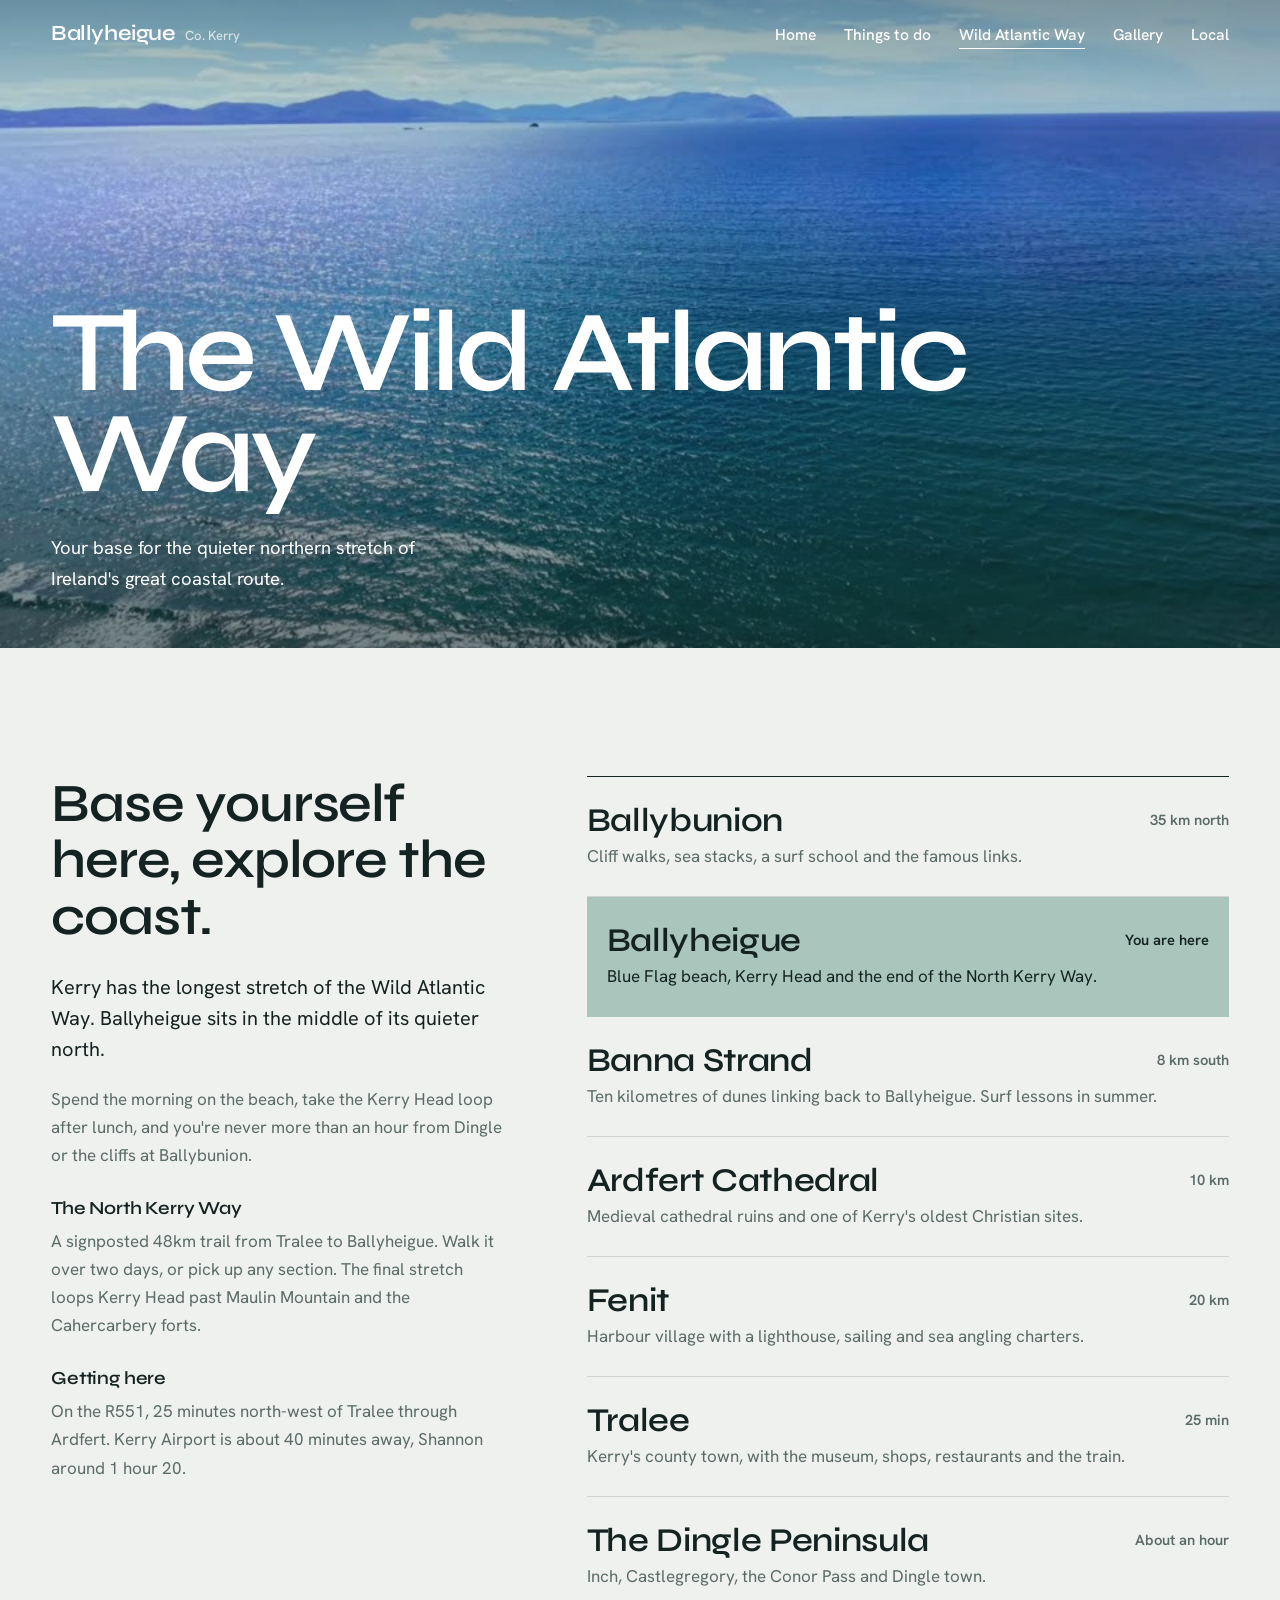
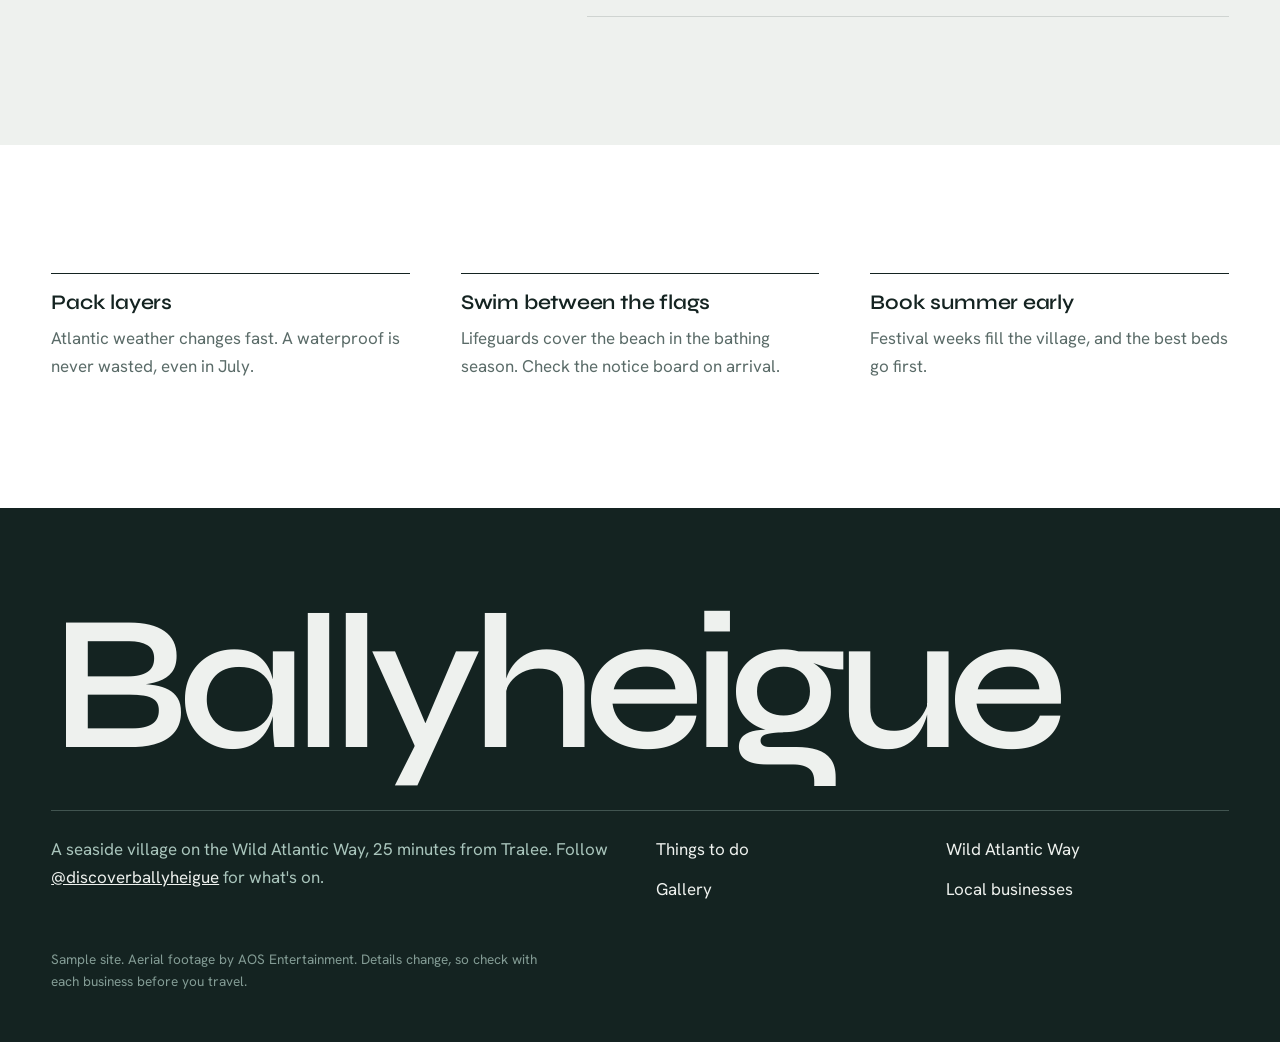
<file: wild-atlantic-way.html>
<!doctype html>
<html lang="en-IE">
<head>
<meta charset="utf-8">
<meta name="viewport" content="width=device-width, initial-scale=1">
<title>Ballyheigue on the Wild Atlantic Way | Discover Ballyheigue</title>
<meta name="description" content="Use Ballyheigue as your base for the Wild Atlantic Way in Kerry: Banna Strand, Fenit, Ballybunion, the Dingle Peninsula and the North Kerry Way.">
<meta property="og:title" content="Ballyheigue on the Wild Atlantic Way | Discover Ballyheigue">
<meta property="og:description" content="Use Ballyheigue as your base for the Wild Atlantic Way in Kerry: Banna Strand, Fenit, Ballybunion, the Dingle Peninsula and the North Kerry Way.">
<meta property="og:image" content="assets/drone/hero.jpg">
<link rel="preconnect" href="https://fonts.googleapis.com"><link rel="preconnect" href="https://fonts.gstatic.com" crossorigin>
<link href="https://fonts.googleapis.com/css2?family=Syne:wght@500;600;700&family=Hanken+Grotesk:wght@400;500;600&display=swap" rel="stylesheet">
<link rel="stylesheet" href="styles.css">
<link rel="icon" href="data:image/svg+xml,%3Csvg xmlns='http://www.w3.org/2000/svg' viewBox='0 0 32 32'%3E%3Crect width='32' height='32' rx='8' fill='%23142321'/%3E%3Cpath d='M5 19c4-3 7-3 11 0s7 3 11 0' fill='none' stroke='%23A9C5BC' stroke-width='2.5' stroke-linecap='round'/%3E%3C/svg%3E">
</head>
<body>
<header class="head" id="top">
<a class="mark" href="index.html">Ballyheigue<span>Co. Kerry</span></a>
<button class="menu" aria-expanded="false" aria-controls="nav">Menu</button>
<nav aria-label="Main"><ul id="nav"><li><a href="index.html">Home</a></li><li><a href="explore.html">Things to do</a></li><li><a href="wild-atlantic-way.html" aria-current=page>Wild Atlantic Way</a></li><li><a href="gallery.html">Gallery</a></li><li><a href="local.html">Local</a></li></ul></nav>
</header>
<main><section class="phero "><div class="phero-media"><img src="assets/drone/01-kerry-head.jpg" alt="" loading="lazy"></div>
<div class="phero-text"><h1>The Wild Atlantic Way</h1><p>Your base for the quieter northern stretch of Ireland's great coastal route.</p></div></section><section class="split-sticky">
<div class="sticky">
<h2>Base yourself here, explore the coast.</h2>
<p class="lede">Kerry has the longest stretch of the Wild Atlantic Way. Ballyheigue sits in the middle of its quieter north.</p>
<p>Spend the morning on the beach, take the Kerry Head loop after lunch, and you're never more than an hour from Dingle or the cliffs at Ballybunion.</p>
<h3>The North Kerry Way</h3>
<p>A signposted 48km trail from Tralee to Ballyheigue. Walk it over two days, or pick up any section. The final stretch loops Kerry Head past Maulin Mountain and the Cahercarbery forts.</p>
<h3>Getting here</h3>
<p>On the R551, 25 minutes north-west of Tralee through Ardfert. Kerry Airport is about 40 minutes away, Shannon around 1 hour 20.</p>
</div>
<ol class="stops"><li><h3>Ballybunion</h3><p>Cliff walks, sea stacks, a surf school and the famous links.</p><span>35 km north</span></li><li class=here><h3>Ballyheigue</h3><p>Blue Flag beach, Kerry Head and the end of the North Kerry Way.</p><span>You are here</span></li><li><h3>Banna Strand</h3><p>Ten kilometres of dunes linking back to Ballyheigue. Surf lessons in summer.</p><span>8 km south</span></li><li><h3>Ardfert Cathedral</h3><p>Medieval cathedral ruins and one of Kerry's oldest Christian sites.</p><span>10 km</span></li><li><h3>Fenit</h3><p>Harbour village with a lighthouse, sailing and sea angling charters.</p><span>20 km</span></li><li><h3>Tralee</h3><p>Kerry's county town, with the museum, shops, restaurants and the train.</p><span>25 min</span></li><li><h3>The Dingle Peninsula</h3><p>Inch, Castlegregory, the Conor Pass and Dingle town.</p><span>About an hour</span></li></ol>
</section>
<section class="three">
<div><h3>Pack layers</h3><p>Atlantic weather changes fast. A waterproof is never wasted, even in July.</p></div>
<div><h3>Swim between the flags</h3><p>Lifeguards cover the beach in the bathing season. Check the notice board on arrival.</p></div>
<div><h3>Book summer early</h3><p>Festival weeks fill the village, and the best beds go first.</p></div>
</section></main>
<footer class="foot">
<div class="foot-in">
<p class="foot-word" aria-hidden="true">Ballyheigue</p>
<div class="foot-cols">
<p>A seaside village on the Wild Atlantic Way, 25 minutes from Tralee. Follow <a href="https://www.instagram.com/discoverballyheigue/" rel="noopener">@discoverballyheigue</a> for what's on.</p>
<ul><li><a href="explore.html">Things to do</a></li><li><a href="wild-atlantic-way.html">Wild Atlantic Way</a></li><li><a href="gallery.html">Gallery</a></li><li><a href="local.html">Local businesses</a></li></ul>
</div>
<p class="fine">Sample site. Aerial footage by AOS Entertainment. Details change, so check with each business before you travel.</p>
</div>
</footer>
<script>
const h=document.querySelector('.head'),m=document.querySelector('.menu'),n=document.getElementById('nav');
const s=()=>h.classList.toggle('solid',scrollY>40);addEventListener('scroll',s,{passive:true});s();
m.addEventListener('click',()=>{const o=h.classList.toggle('open');m.setAttribute('aria-expanded',o);m.textContent=o?'Close':'Menu'});
</script>
</body></html>
</file>
<file: styles.css>
/* Discover Ballyheigue — modern chic edition
   Atlantic mist, deep sea ink, sea glass, dune sand. Quiet palette; the footage does the talking. */
:root{
  --mist:#EEF1EE;
  --ink:#142321;
  --sea:#2F5D5A;
  --glass:#A9C5BC;
  --sand:#E6DCCB;
  --white:#FFFFFF;
  --muted:#5A6B68;
  --line:rgba(20,35,33,.14);
  --display:"Syne",system-ui,sans-serif;
  --body:"Hanken Grotesk",system-ui,sans-serif;
  --gutter:clamp(20px,4vw,56px);
  --max:1320px;
}
*{box-sizing:border-box}
html{scroll-behavior:smooth}
@media (prefers-reduced-motion:reduce){html{scroll-behavior:auto}*{animation:none!important;transition:none!important}}
body{margin:0;background:var(--mist);color:var(--ink);font:400 1.0625rem/1.65 var(--body);-webkit-font-smoothing:antialiased}
img,video{display:block;max-width:100%}
a{color:inherit}
:focus-visible{outline:2px solid var(--sea);outline-offset:3px}
h1,h2,h3{font-family:var(--display);font-weight:600;letter-spacing:-.02em;line-height:1.05;margin:0 0 .5em}
h2{font-size:clamp(2rem,4.2vw,3.4rem)}
h3{font-size:1.3rem;letter-spacing:-.01em}
p{margin:0 0 1em;max-width:62ch}
.lede{font-size:1.25rem;line-height:1.55}
.link{display:inline-block;font-weight:600;text-decoration:none;padding-bottom:3px;background:linear-gradient(currentColor,currentColor) 0 100%/100% 1.5px no-repeat;transition:background-size .25s}
.link:hover{background-size:40% 1.5px}

/* Header: sits over the footage, turns solid on scroll */
.head{position:fixed;inset:0 0 auto;z-index:50;display:flex;align-items:center;justify-content:space-between;gap:20px;padding:20px var(--gutter);color:var(--white);transition:background .25s,color .25s,padding .25s}
.head.solid,.head.open{background:rgba(238,241,238,.92);backdrop-filter:blur(12px);color:var(--ink);padding-top:14px;padding-bottom:14px;box-shadow:0 1px 0 var(--line)}
.mark{font:600 1.35rem/1 var(--display);letter-spacing:-.02em;text-decoration:none;display:flex;align-items:baseline;gap:10px}
.mark span{font:500 .82rem var(--body);letter-spacing:0;opacity:.7}
.head ul{display:flex;gap:28px;list-style:none;margin:0;padding:0}
.head nav a{text-decoration:none;font-weight:500;font-size:.98rem;padding:4px 0;background:linear-gradient(currentColor,currentColor) 0 100%/0 1.5px no-repeat;transition:background-size .2s}
.head nav a:hover,.head nav a[aria-current="page"]{background-size:100% 1.5px}
.menu{display:none;font:600 .95rem var(--body);background:none;border:1.5px solid currentColor;color:inherit;border-radius:999px;padding:7px 16px;cursor:pointer}
@media (max-width:860px){
  .menu{display:block}
  .head nav{display:none;position:absolute;top:100%;left:0;right:0;background:var(--mist);padding:8px var(--gutter) 24px;box-shadow:0 1px 0 var(--line)}
  .head.open nav{display:block}
  .head ul{flex-direction:column;gap:0}
  .head nav a{display:block;padding:14px 0;font-size:1.2rem;border-bottom:1px solid var(--line);background:none}
}

/* Home hero */
.hero{position:relative;height:100svh;min-height:560px;color:var(--white);overflow:hidden;background:var(--ink)}
.hero-media,.hero-media video{position:absolute;inset:0;width:100%;height:100%;object-fit:cover}
.hero::after{content:"";position:absolute;inset:0;background:linear-gradient(180deg,rgba(20,35,33,.35) 0%,transparent 22%,transparent 50%,rgba(20,35,33,.6) 100%)}
.coords{position:absolute;z-index:2;top:96px;right:var(--gutter);margin:0;font-size:.9rem;font-weight:500;opacity:.85}
.hero-foot{position:absolute;z-index:2;left:var(--gutter);right:var(--gutter);bottom:clamp(24px,5vh,56px);display:grid;grid-template-columns:1fr minmax(220px,320px);align-items:end;gap:32px}
.hero h1{font-size:clamp(3.6rem,12.5vw,13rem);line-height:.82;letter-spacing:-.055em;margin:0 0 -.06em}
.hero-side p{font-size:1.1rem;line-height:1.5;margin-bottom:.9em}
@media (max-width:760px){.hero-foot{grid-template-columns:1fr}.coords{top:84px}}

/* Page heroes */
.phero{position:relative;height:72svh;min-height:440px;color:var(--white);overflow:hidden;background:var(--ink)}
.phero-media,.phero-media img{position:absolute;inset:0;width:100%;height:100%;object-fit:cover}
.phero::after{content:"";position:absolute;inset:0;background:linear-gradient(180deg,rgba(20,35,33,.4) 0%,transparent 30%,rgba(20,35,33,.55) 100%)}
.phero-text{position:absolute;z-index:2;left:var(--gutter);right:var(--gutter);bottom:clamp(28px,6vh,64px)}
.phero h1{font-size:clamp(3rem,9vw,8.5rem);line-height:.88;letter-spacing:-.045em;margin:0 0 .25em}
.phero p{font-size:1.15rem;max-width:42ch;margin:0}

/* Layout helpers */
section{padding:clamp(72px,10vw,140px) var(--gutter)}
.grid{display:grid;grid-template-columns:repeat(12,1fr);gap:24px;max-width:var(--max);margin:0 auto}
.sec-head{max-width:var(--max);margin:0 auto 40px;display:flex;justify-content:space-between;align-items:baseline;gap:24px;flex-wrap:wrap}
.sec-head h2{margin:0}
.sec-head p{margin:0;color:var(--muted)}

/* Intro */
.c-statement{grid-column:1 / span 6;font-size:clamp(2rem,3.6vw,3.2rem)}
.c-copy{grid-column:8 / span 5}
.c-copy p:not(.lede){color:var(--muted)}
.facts{display:grid;grid-template-columns:repeat(3,1fr);margin:40px 0 0;border-top:1px solid var(--ink)}
.facts div{padding-top:14px}
.facts dt{font-size:.88rem;color:var(--muted)}
.facts dd{margin:0;font:600 clamp(1.7rem,2.6vw,2.3rem)/1.1 var(--display);letter-spacing:-.03em;white-space:nowrap}
@media (max-width:900px){.c-statement,.c-copy{grid-column:1 / -1}}

/* Plan rail */
.plan{padding-top:0}
.rail{max-width:var(--max);margin:0 auto;display:grid;grid-template-columns:repeat(4,1fr);gap:24px}
.card{text-decoration:none;display:block}
.card img{width:100%;aspect-ratio:3/4;object-fit:cover;border-radius:3px;margin-bottom:18px;transition:transform .5s cubic-bezier(.2,.7,.2,1),filter .3s}
.card:hover img{transform:scale(1.02);filter:brightness(1.05)}
.card h3{margin-bottom:.3em}
.card p{color:var(--muted);font-size:.98rem;margin:0}
@media (max-width:900px){.rail{grid-template-columns:none;grid-auto-flow:column;grid-auto-columns:72%;overflow-x:auto;scroll-snap-type:x mandatory;padding-bottom:12px}.card{scroll-snap-align:start}}

/* Award */
.award{background:var(--sand);text-align:center}
.award-big{font:600 clamp(2.6rem,7.5vw,7rem)/.95 var(--display);letter-spacing:-.045em;max-width:14ch;margin:0 auto .35em}
.award p:not(.award-big){margin:0 auto 1.4em;color:var(--muted)}

/* Full-bleed sunset */
.fullband{position:relative;height:88svh;min-height:480px;padding:0;color:var(--white);overflow:hidden;background:var(--ink)}
.fullband video{position:absolute;inset:0;width:100%;height:100%;object-fit:cover}
.fullband::after{content:"";position:absolute;inset:0;background:linear-gradient(90deg,rgba(20,35,33,.55),transparent 60%)}
.fullband-text{position:absolute;z-index:2;left:var(--gutter);bottom:clamp(32px,8vh,80px);max-width:440px}
.fullband h2{font-size:clamp(2.6rem,6vw,5rem)}

/* Things to do: alternating editorial rows */
.wrap-narrow{max-width:calc(var(--max) + 2 * var(--gutter));margin:0 auto}
.gems{list-style:none;margin:0;padding:0}
.gem{display:grid;grid-template-columns:repeat(12,1fr);gap:24px;align-items:center;padding:clamp(28px,5vw,56px) 0;border-bottom:1px solid var(--line)}
.gem:first-child{padding-top:0}
.gem figure{grid-column:1 / span 6;margin:0}
.gem img{width:100%;aspect-ratio:4/3;object-fit:cover;border-radius:3px}
.gem-text{grid-column:8 / span 5}
.gem:nth-child(even) figure{grid-column:7 / span 6;order:2}
.gem:nth-child(even) .gem-text{grid-column:1 / span 5;order:1}
.gem-n{display:block;font:600 .95rem var(--display);color:var(--sea);margin-bottom:14px}
.gem h3{font-size:clamp(1.7rem,2.8vw,2.4rem)}
.gem p{color:var(--muted)}
.tagline{font-size:.9rem;font-weight:600;color:var(--sea)!important;margin:0}
@media (max-width:860px){.gem figure,.gem-text,.gem:nth-child(even) figure,.gem:nth-child(even) .gem-text{grid-column:1 / -1;order:0}}

.three{display:grid;grid-template-columns:repeat(3,1fr);gap:clamp(24px,4vw,56px);background:var(--white)}
.three > div{border-top:1px solid var(--ink);padding-top:18px}
.three p{color:var(--muted);margin:0}
@media (max-width:860px){.three{grid-template-columns:1fr}}

/* Wild Atlantic Way */
.split-sticky{display:grid;grid-template-columns:5fr 7fr;gap:clamp(32px,6vw,96px);max-width:calc(var(--max) + 2 * var(--gutter));margin:0 auto;align-items:start}
.sticky{position:sticky;top:110px}
.sticky h3{margin-top:1.6em;font-size:1.15rem}
.sticky p:not(.lede){color:var(--muted)}
.stops{list-style:none;margin:0;padding:0;border-top:1px solid var(--ink)}
.stops li{display:grid;grid-template-columns:1fr auto;gap:4px 24px;padding:26px 0;border-bottom:1px solid var(--line)}
.stops h3{font-size:clamp(1.5rem,2.6vw,2.2rem);margin:0}
.stops span{grid-row:1;grid-column:2;align-self:center;font-size:.92rem;font-weight:600;color:var(--muted);white-space:nowrap}
.stops p{grid-column:1 / -1;margin:0;color:var(--muted)}
.stops li.here{background:var(--glass);padding-left:20px;padding-right:20px;border-bottom-color:transparent}
.stops li.here span,.stops li.here p{color:var(--ink)}
@media (max-width:900px){.split-sticky{grid-template-columns:1fr}.sticky{position:static}}

/* Gallery */
.wrap-wide{max-width:calc(var(--max) + 2 * var(--gutter));margin:0 auto}
.hint{color:var(--muted);font-size:.95rem}
.masonry{columns:3 300px;column-gap:20px;margin-top:24px}
.shot{break-inside:avoid;margin:0 0 28px;cursor:pointer}
.shot video{width:100%;aspect-ratio:16/9;object-fit:cover;border-radius:3px;background:var(--sand)}
.shot:nth-child(3n+2) video{aspect-ratio:4/5}
.shot:nth-child(5n) video{aspect-ratio:1}
.shot figcaption{font-size:.92rem;color:var(--muted);margin-top:10px}
.films{padding-top:0}
.yt-grid{display:grid;grid-template-columns:1fr 1fr;gap:20px;margin-bottom:24px}
.yt{position:relative;aspect-ratio:16/9;border-radius:3px;overflow:hidden;background:var(--ink)}
.yt iframe{position:absolute;inset:0;width:100%;height:100%;border:0}
@media (max-width:760px){.yt-grid{grid-template-columns:1fr}}

/* Local directory: sticky side index + clean rows */
.directory{display:grid;grid-template-columns:260px 1fr;gap:clamp(32px,6vw,96px);max-width:calc(var(--max) + 2 * var(--gutter));margin:0 auto;padding:clamp(56px,8vw,110px) var(--gutter)}
.side{position:sticky;top:110px;align-self:start}
.side ul{list-style:none;margin:0 0 36px;padding:0;border-top:1px solid var(--ink)}
.side a{display:flex;justify-content:space-between;padding:12px 0;border-bottom:1px solid var(--line);text-decoration:none;font-weight:600}
.side a span{color:var(--muted);font-weight:500}
.side a:hover{color:var(--sea)}
.getlisted{background:var(--sand);padding:22px;border-radius:3px}
.getlisted h3{font-size:1.1rem}
.getlisted p{font-size:.95rem;color:var(--muted)}
.dir{padding:0;margin-bottom:72px;scroll-margin-top:100px}
.dir h2{font-size:clamp(1.8rem,3vw,2.6rem);padding-bottom:18px;border-bottom:1px solid var(--ink);margin-bottom:0}
.dir ul{list-style:none;margin:0;padding:0}
.dir li{display:grid;grid-template-columns:minmax(180px,1fr) 2fr 170px;gap:8px 32px;align-items:baseline;padding:22px 0;border-bottom:1px solid var(--line)}
.biz h3{font-size:1.2rem;margin:0 0 2px}
.biz span{font-size:.88rem;color:var(--muted)}
.dir li p{margin:0;color:var(--muted)}
.biz-links{display:flex;gap:18px;white-space:nowrap;justify-content:flex-end}
.biz-links a{font-weight:600;font-size:.95rem;text-decoration:underline;text-underline-offset:4px;text-decoration-thickness:1.5px}
.biz-links a:hover{color:var(--sea)}
@media (max-width:900px){.directory{grid-template-columns:1fr}.side{position:static}.dir li{grid-template-columns:1fr}}

/* Footer */
.foot{background:var(--ink);color:var(--glass);padding:clamp(56px,8vw,100px) var(--gutter) 36px;overflow:hidden}
.foot-in{max-width:calc(var(--max) + 2 * var(--gutter));margin:0 auto}
.foot-word{font:600 clamp(3.4rem,15vw,15rem)/.8 var(--display);letter-spacing:-.06em;color:var(--mist);margin:0 0 48px;max-width:none;white-space:nowrap}
.foot-cols{display:grid;grid-template-columns:1fr 1fr;gap:32px;border-top:1px solid rgba(169,197,188,.3);padding-top:24px}
.foot a{color:var(--mist)}
.foot ul{list-style:none;margin:0;padding:0;display:grid;grid-template-columns:1fr 1fr;gap:8px}
.foot ul a{text-decoration:none}
.foot ul a:hover{text-decoration:underline}
.fine{font-size:.85rem;margin-top:40px;opacity:.75}
@media (max-width:760px){.foot-cols{grid-template-columns:1fr}}
@media (max-width:900px){.biz-links{justify-content:flex-start}}
</file>
